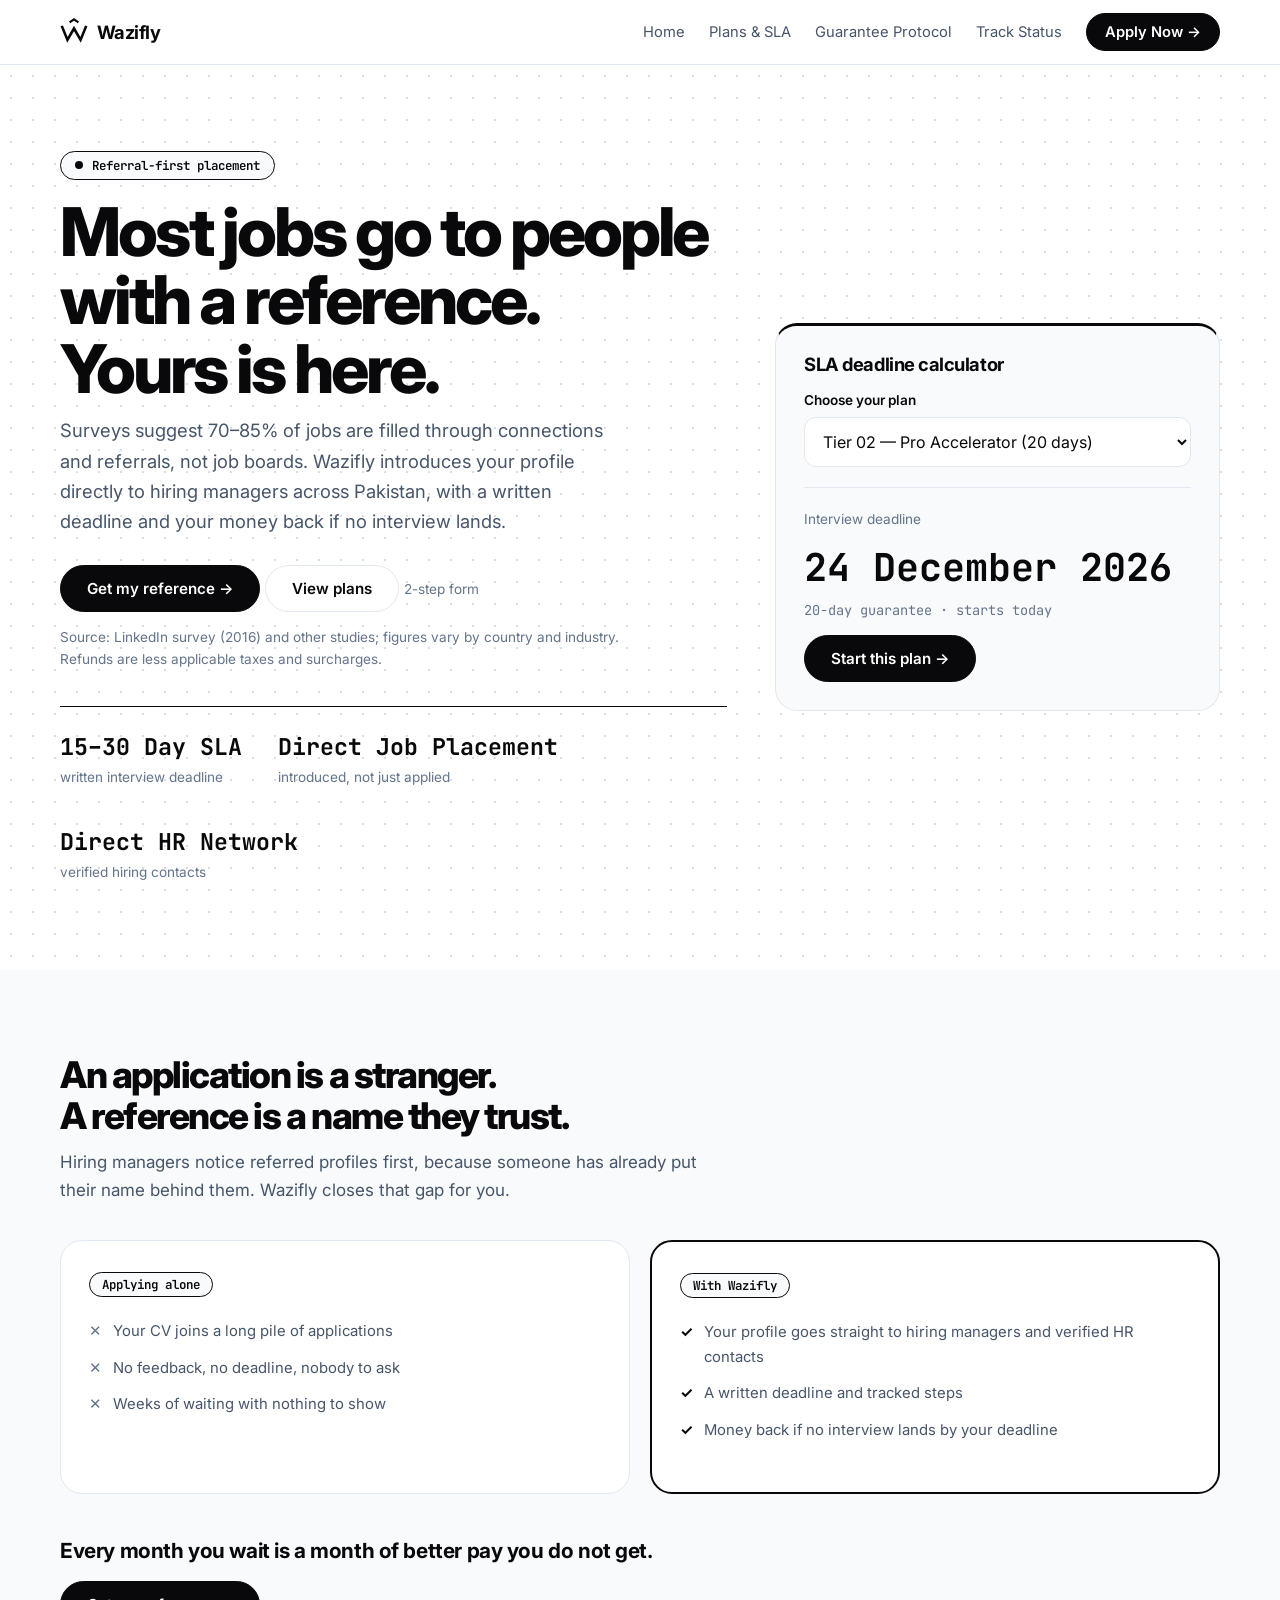
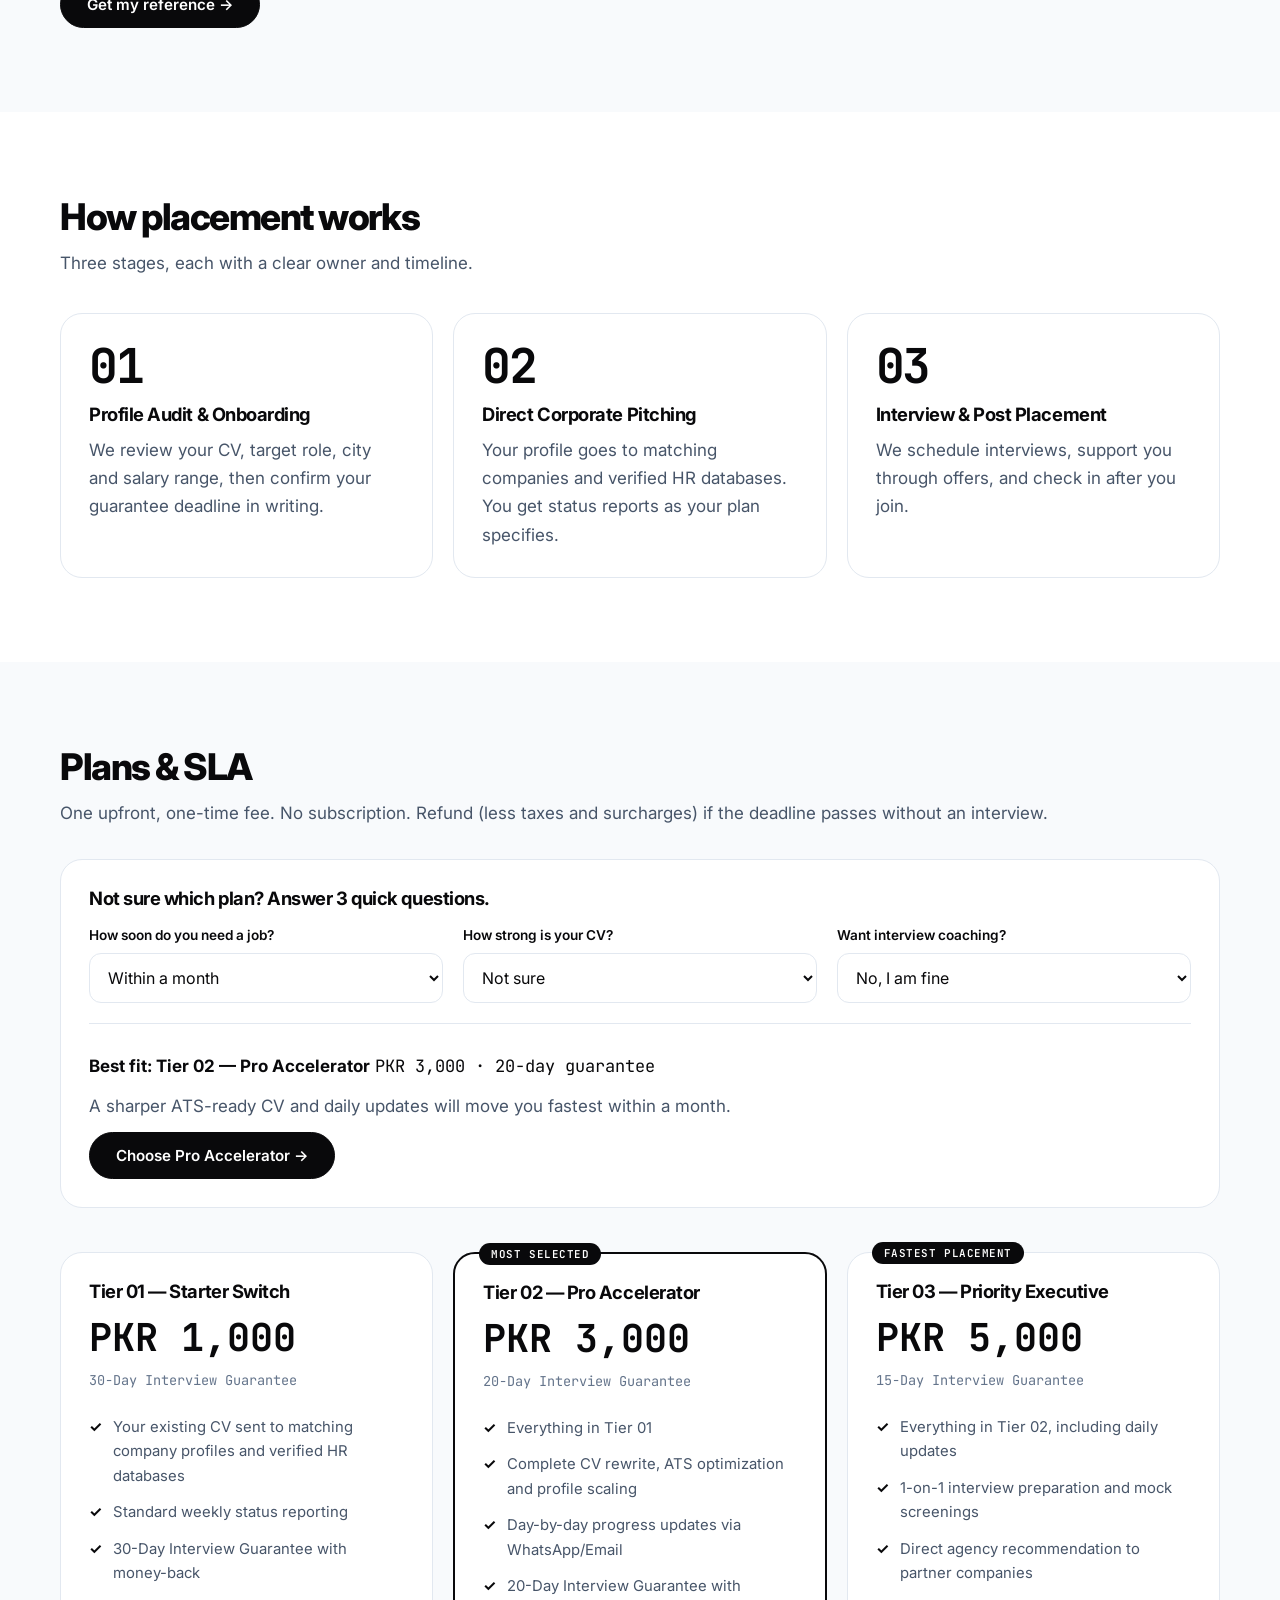
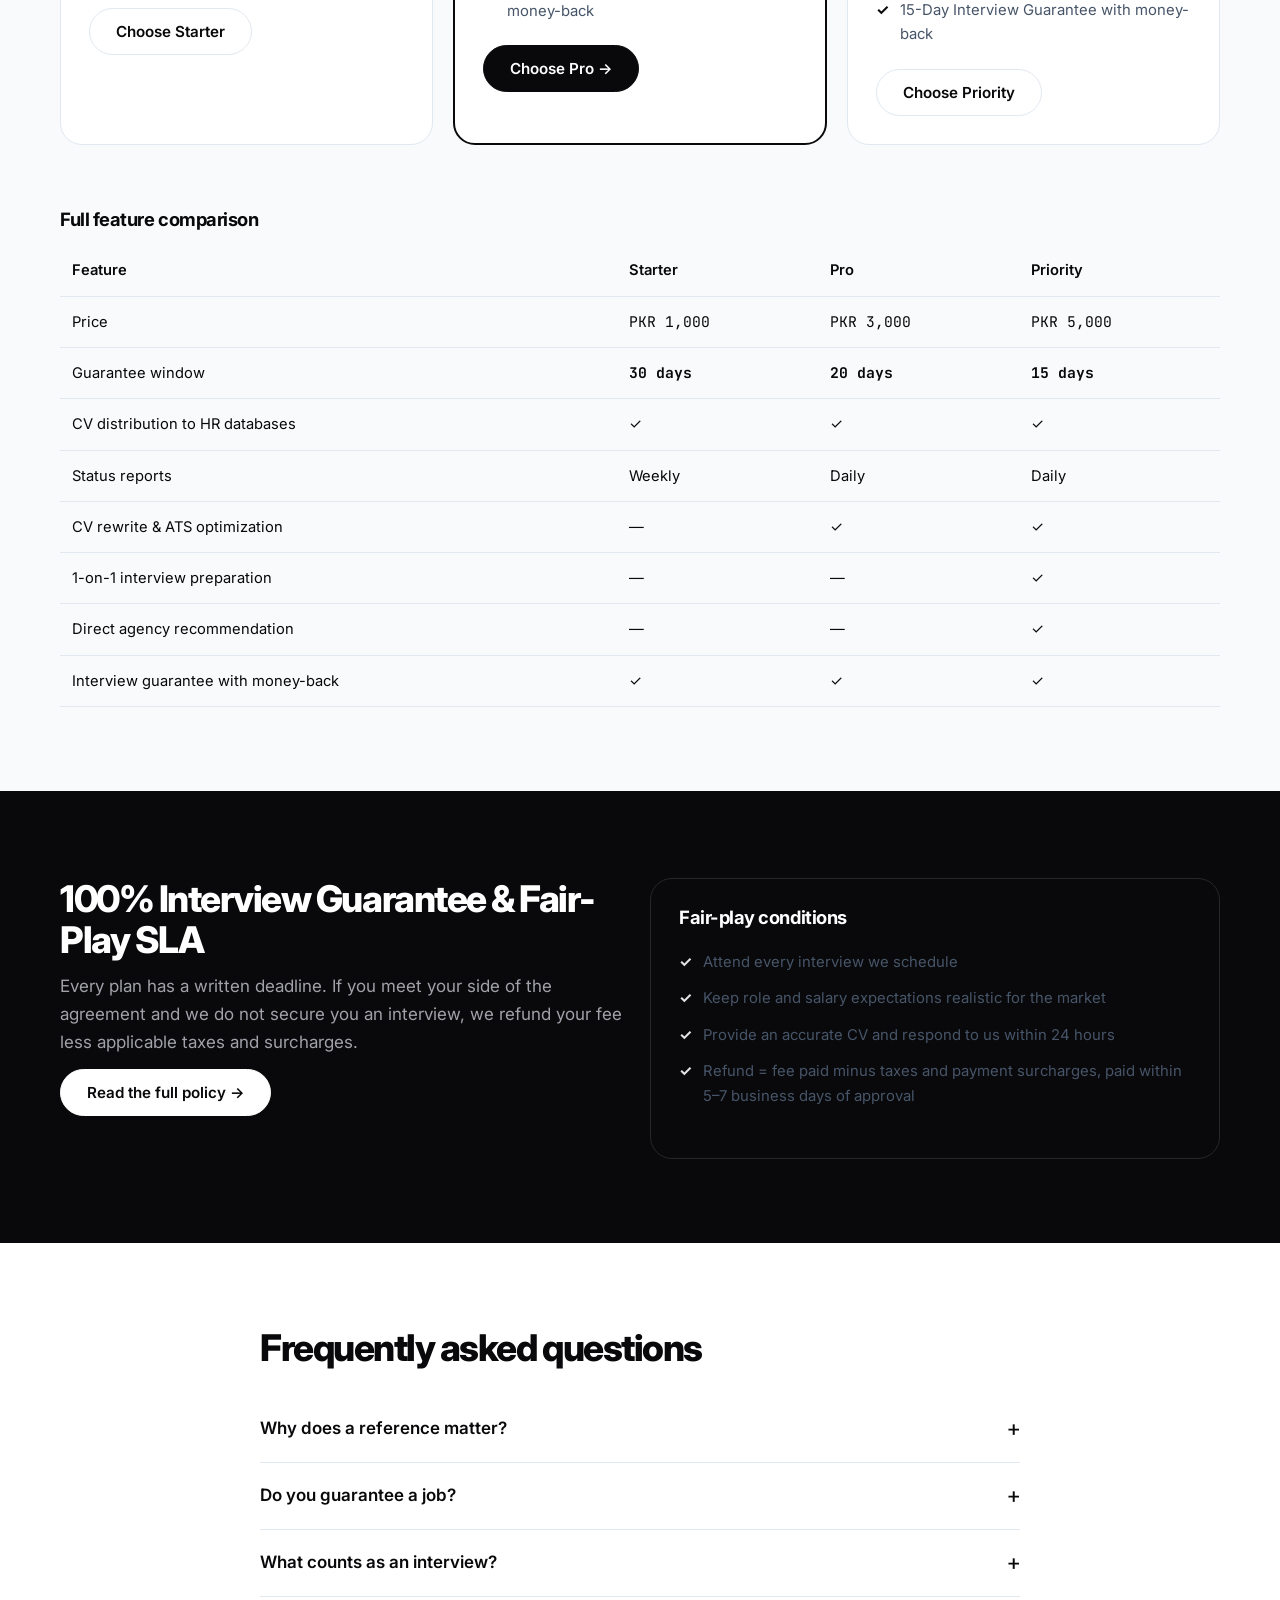
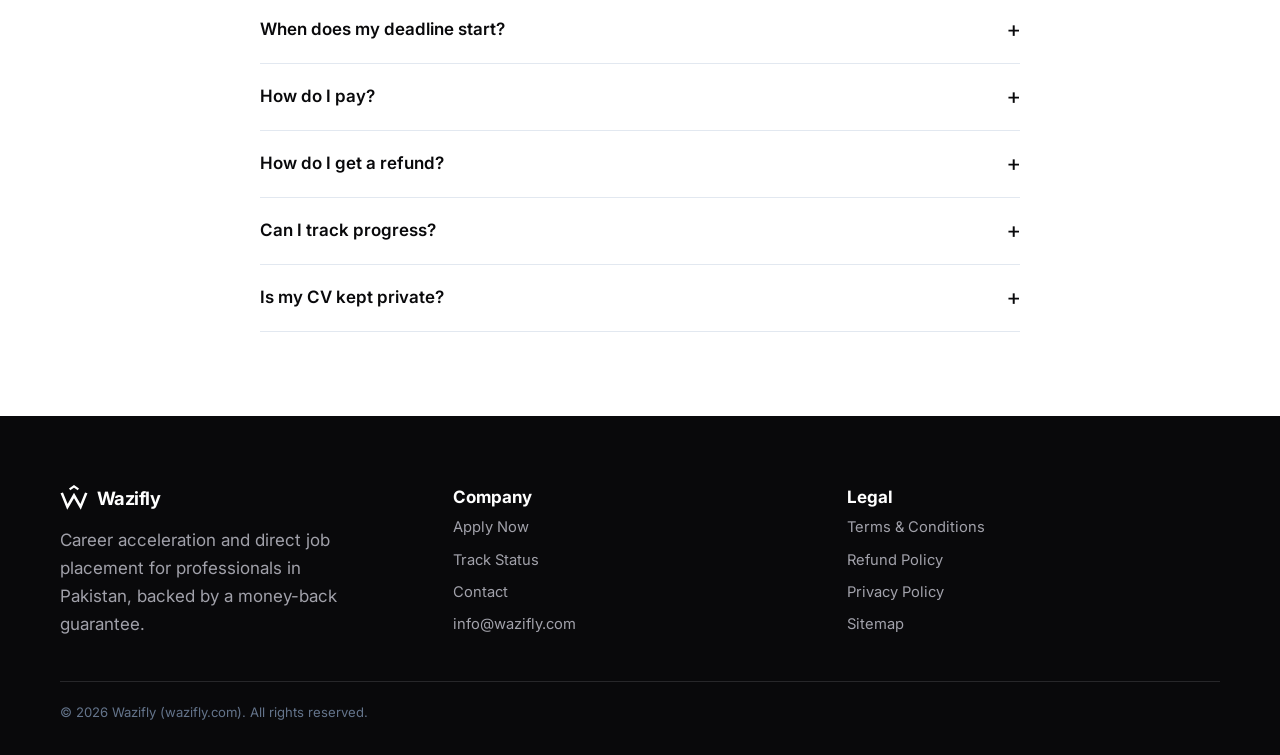
<file: index.html>
<!DOCTYPE html>
<html lang="en"><head><meta charset="utf-8"><meta name="viewport" content="width=device-width,initial-scale=1">
<title>Wazifly — Career Acceleration &amp; Direct Job Placement in Pakistan</title>
<meta name="description" content="Direct job placement for Pakistani professionals with a interview guarantee in 15, 20 or 30 days, or your money back. Plans from PKR 1,000.">
<link rel="canonical" href="https://wazifly.com/"><link rel="manifest" href="manifest.json"><meta name="theme-color" content="#09090B">
<link rel="preconnect" href="https://fonts.googleapis.com"><link rel="preconnect" href="https://fonts.gstatic.com" crossorigin>
<link href="https://fonts.googleapis.com/css2?family=Inter:wght@400;500;600;700&family=JetBrains+Mono:wght@500;700&display=swap" rel="stylesheet">
<link rel="stylesheet" href="styles.css"><link rel="icon" href="/favicon.ico" sizes="48x48"><link rel="icon" href="/favicon.svg" type="image/svg+xml"><link rel="icon" type="image/png" sizes="96x96" href="/favicon-96.png"><link rel="apple-touch-icon" href="/apple-touch-icon.png"><meta property="og:type" content="website"><meta property="og:site_name" content="Wazifly"><meta property="og:title" content="Wazifly — Career Acceleration &amp; Direct Job Placement in Pakistan"><meta property="og:description" content="Direct job placement for Pakistani professionals with a interview guarantee in 15, 20 or 30 days, or your money back. Plans from PKR 1,000."><meta property="og:url" content="https://wazifly.com/"><meta property="og:image" content="https://wazifly.com/og-image.png"><meta name="twitter:card" content="summary_large_image"></head><body>
<div id="site-header"></div>
<main>
<section class="hero-sec"><div class="wrap hero"><div><span class="chip">Referral-first placement</span>
<h1>Most jobs go to people with a reference.<br>Yours is here.</h1>
<p class="sub" style="font-size:1.15rem;max-width:560px">Surveys suggest 70–85% of jobs are filled through connections and referrals, not job boards. Wazifly introduces your profile directly to hiring managers across Pakistan, with a written deadline and your money back if no interview lands.</p>
<p style="margin-top:28px"><a class="btn" href="apply.html">Get my reference</a> <a class="btn o" href="#plans">View plans</a> <span class="mute">2-step form</span></p><p class="mute" style="margin-top:14px;max-width:560px">Source: LinkedIn survey (2016) and other studies; figures vary by country and industry. Refunds are less applicable taxes and surcharges.</p>
<div class="metrics"><div><b>15–30 Day SLA</b><span>written interview deadline</span></div><div><b>Direct Job Placement</b><span>introduced, not just applied</span></div><div><b>Direct HR Network</b><span>verified hiring contacts</span></div></div></div>
<div class="card dlcard"><h3>SLA deadline calculator</h3><label for="calcTier">Choose your plan</label>
<select id="calcTier"><option value="1000">Tier 01 — Starter Switch (30 days)</option><option value="3000" selected>Tier 02 — Pro Accelerator (20 days)</option><option value="5000">Tier 03 — Priority Executive (15 days)</option></select>
<div id="calcOut" style="margin-top:20px;padding-top:16px;border-top:1px solid var(--line)"></div><p><a id="calcCta" class="btn" href="apply.html">Start this plan</a></p></div></div></section>

<section class="alt" id="why"><div class="wrap"><h2>An application is a stranger.<br>A reference is a name they trust.</h2>
<p class="sub" style="max-width:640px">Hiring managers notice referred profiles first, because someone has already put their name behind them. Wazifly closes that gap for you.</p>
<div class="grid g2" style="margin-top:36px">
<div class="card"><span class="pill">Applying alone</span><ul class="chk x"><li>Your CV joins a long pile of applications</li><li>No feedback, no deadline, nobody to ask</li><li>Weeks of waiting with nothing to show</li></ul></div>
<div class="card hl"><span class="pill">With Wazifly</span><ul class="chk"><li>Your profile goes straight to hiring managers and verified HR contacts</li><li>A written deadline and tracked steps</li><li>Money back if no interview lands by your deadline</li></ul></div></div>
<p class="stat">Every month you wait is a month of better pay you do not get.</p><p><a class="btn" href="apply.html">Get my reference</a></p></div></section>

<section id="process"><div class="wrap"><h2>How placement works</h2><p class="sub">Three stages, each with a clear owner and timeline.</p>
<div class="grid g3" style="margin-top:36px">
<div class="card"><span class="mono mute">01</span><h3>Profile Audit &amp; Onboarding</h3><p class="sub">We review your CV, target role, city and salary range, then confirm your guarantee deadline in writing.</p></div>
<div class="card"><span class="mono mute">02</span><h3>Direct Corporate Pitching</h3><p class="sub">Your profile goes to matching companies and verified HR databases. You get status reports as your plan specifies.</p></div>
<div class="card"><span class="mono mute">03</span><h3>Interview &amp; Post Placement</h3><p class="sub">We schedule interviews, support you through offers, and check in after you join.</p></div></div></div></section>

<section class="alt" id="plans"><div class="wrap"><h2>Plans &amp; SLA</h2><p class="sub">One upfront, one-time fee. No subscription. Refund (less taxes and surcharges) if the deadline passes without an interview.</p><div class="card finder"><h3>Not sure which plan? Answer 3 quick questions.</h3><div class="grid g3" style="margin-top:16px">
<div><label for="q1">How soon do you need a job?</label><select id="q1"><option value="a">Within 2 weeks</option><option value="b" selected>Within a month</option><option value="c">No rush</option></select></div>
<div><label for="q2">How strong is your CV?</label><select id="q2"><option value="s">Strong</option><option value="n" selected>Not sure</option><option value="w">Needs work</option></select></div>
<div><label for="q3">Want interview coaching?</label><select id="q3"><option value="y">Yes please</option><option value="n" selected>No, I am fine</option></select></div></div><div id="finderOut"></div></div>
<div class="grid g3" style="margin-top:44px">
<div class="card"><h3>Tier 01 — Starter Switch</h3><div class="price">PKR 1,000</div><span class="mono mute">30-Day Interview Guarantee</span>
<ul class="chk"><li>Your existing CV sent to matching company profiles and verified HR databases</li><li>Standard weekly status reporting</li><li>30-Day Interview Guarantee with money-back</li></ul><a class="btn o" href="apply.html?tier=1000">Choose Starter</a></div>
<div class="card hl"><span class="badge olive">MOST SELECTED</span><h3>Tier 02 — Pro Accelerator</h3><div class="price">PKR 3,000</div><span class="mono mute">20-Day Interview Guarantee</span>
<ul class="chk"><li>Everything in Tier 01</li><li>Complete CV rewrite, ATS optimization and profile scaling</li><li>Day-by-day progress updates via WhatsApp/Email</li><li>20-Day Interview Guarantee with money-back</li></ul><a class="btn" href="apply.html?tier=3000">Choose Pro</a></div>
<div class="card"><span class="badge burg">FASTEST PLACEMENT</span><h3>Tier 03 — Priority Executive</h3><div class="price">PKR 5,000</div><span class="mono mute">15-Day Interview Guarantee</span>
<ul class="chk"><li>Everything in Tier 02, including daily updates</li><li>1-on-1 interview preparation and mock screenings</li><li>Direct agency recommendation to partner companies</li><li>15-Day Interview Guarantee with money-back</li></ul><a class="btn o" href="apply.html?tier=5000">Choose Priority</a></div></div>
<h3 style="margin:64px 0 16px">Full feature comparison</h3><div class="tw"><table><thead><tr><th>Feature</th><th>Starter</th><th>Pro</th><th>Priority</th></tr></thead><tbody>
<tr><td>Price</td><td class="mono">PKR 1,000</td><td class="mono">PKR 3,000</td><td class="mono">PKR 5,000</td></tr>
<tr><td>Guarantee window</td><td class="mono dl">30 days</td><td class="mono dl">20 days</td><td class="mono dl">15 days</td></tr>
<tr><td>CV distribution to HR databases</td><td>✓</td><td>✓</td><td>✓</td></tr>
<tr><td>Status reports</td><td>Weekly</td><td>Daily</td><td>Daily</td></tr>
<tr><td>CV rewrite &amp; ATS optimization</td><td>—</td><td>✓</td><td>✓</td></tr>
<tr><td>1-on-1 interview preparation</td><td>—</td><td>—</td><td>✓</td></tr>
<tr><td>Direct agency recommendation</td><td>—</td><td>—</td><td>✓</td></tr>
<tr><td>Interview guarantee with money-back</td><td>✓</td><td>✓</td><td>✓</td></tr></tbody></table></div></div></section>

<section class="dark" id="guarantee"><div class="wrap"><div class="grid g2" style="align-items:start"><div><h2>100% Interview Guarantee &amp; Fair-Play SLA</h2><p>Every plan has a written deadline. If you meet your side of the agreement and we do not secure you an interview, we refund your fee less applicable taxes and surcharges.</p><p><a class="btn" href="refund-policy.html">Read the full policy</a></p></div>
<div class="card"><h3>Fair-play conditions</h3><ul class="chk"><li>Attend every interview we schedule</li><li>Keep role and salary expectations realistic for the market</li><li>Provide an accurate CV and respond to us within 24 hours</li><li>Refund = fee paid minus taxes and payment surcharges, paid within 5–7 business days of approval</li></ul></div></div></div></section>

<section><div class="wrap" style="max-width:800px"><h2>Frequently asked questions</h2><div style="margin-top:28px">
<details><summary>Why does a reference matter?</summary><p>Hiring managers trust a name they know, so a referred profile tends to get noticed sooner than a cold application. Wazifly introduces you directly instead of leaving your CV in an application queue.</p></details>
<details><summary>Do you guarantee a job?</summary><p>We guarantee an interview within your plan window, not a job offer. The offer depends on your interview; our CV work and Tier 03 interview preparation are built to improve those odds.</p></details>
<details><summary>What counts as an interview?</summary><p>A confirmed interview invitation (call, video or in person) from a company for a role matching your agreed target post and city.</p></details>
<details><summary>When does my deadline start?</summary><p>On the day we verify your payment. Your exact date appears on your Guarantee Certificate.</p></details>
<details><summary>How do I pay?</summary><p>JazzCash or Meezan Bank transfer. Upload your receipt and transaction ID when you apply.</p></details>
<details><summary>How do I get a refund?</summary><p>If the window closes without an interview and you met the fair-play conditions, contact support with your Reference ID. You receive your fee minus taxes and surcharges within 5–7 business days.</p></details>
<details><summary>Can I track progress?</summary><p>Yes. Enter your Reference ID on the <a href="track.html">Track Status</a> page.</p></details>
<details><summary>Is my CV kept private?</summary><p>Your CV is shared only with vetted hiring managers and deleted on request. See our <a href="privacy.html">Privacy Policy</a>.</p></details></div></div></section>
</main>
<div id="site-footer"></div>
<script src="app.js"></script></body></html>
</file>
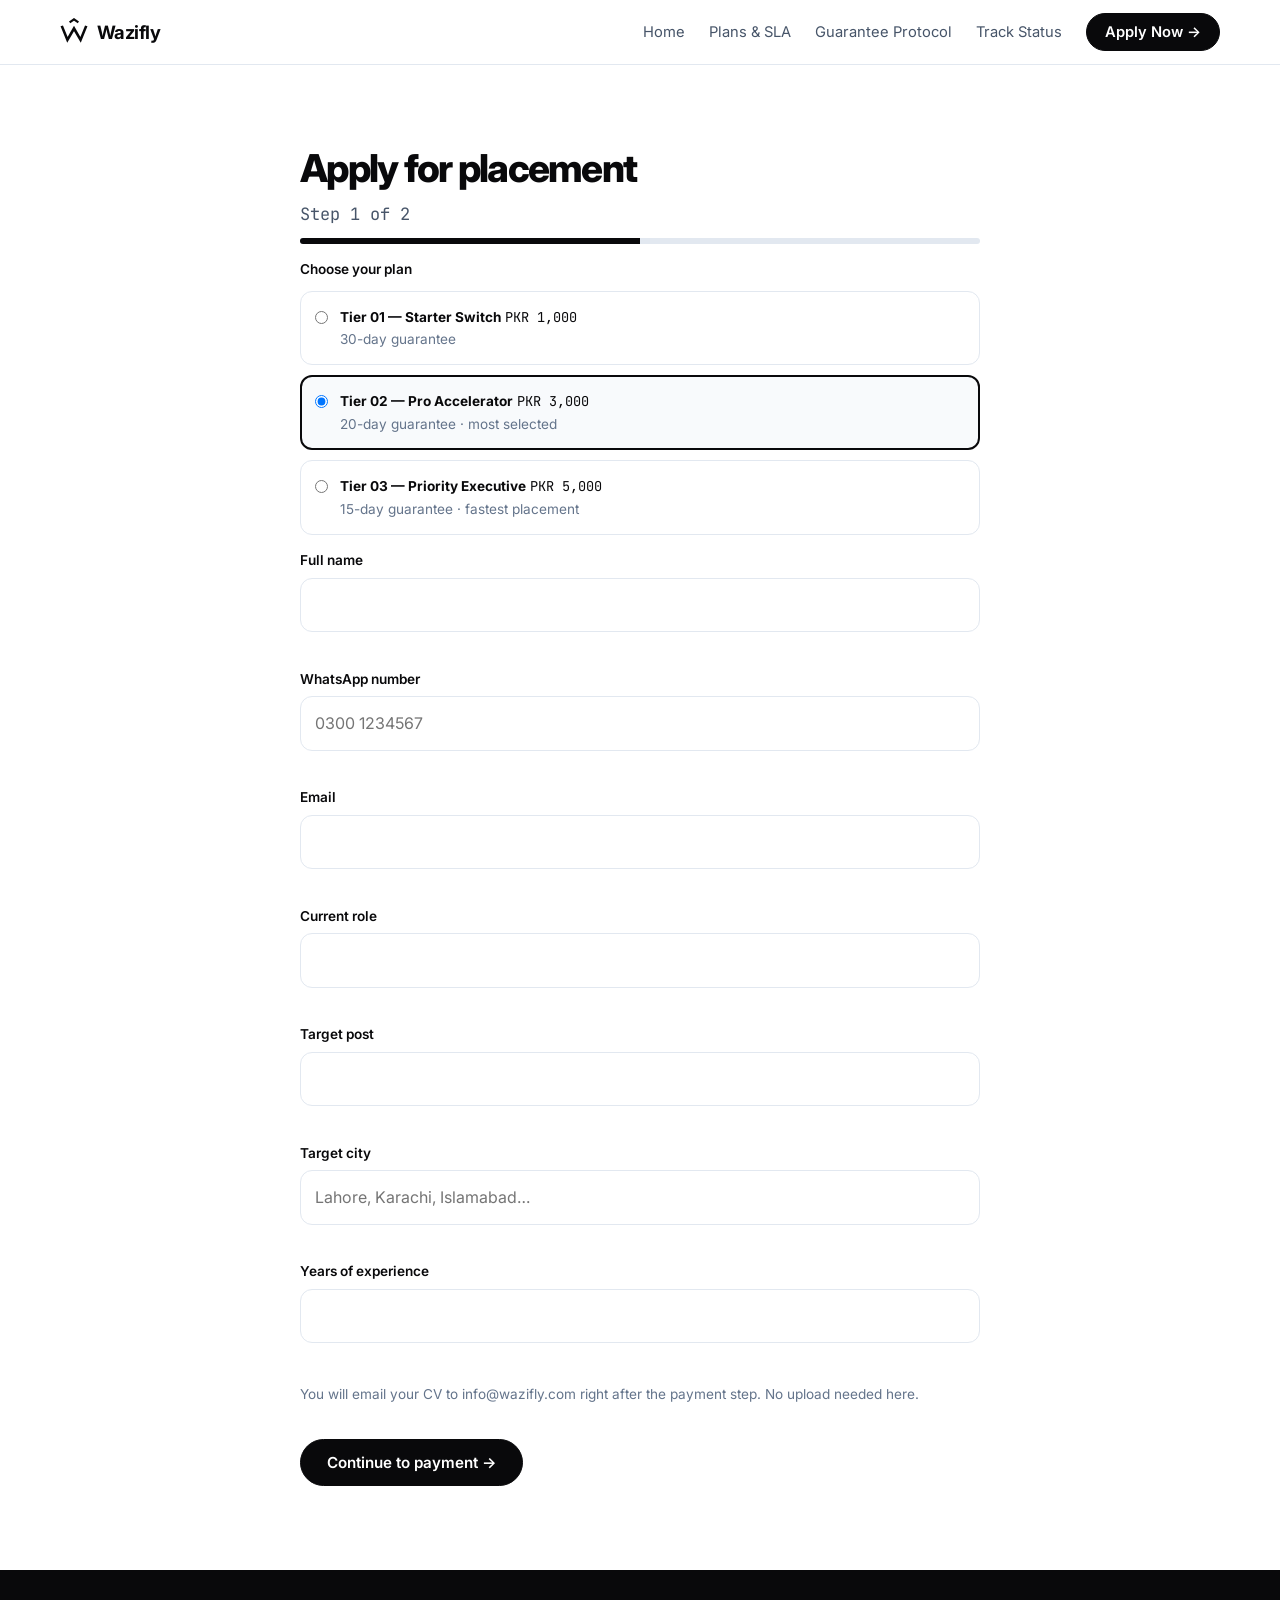
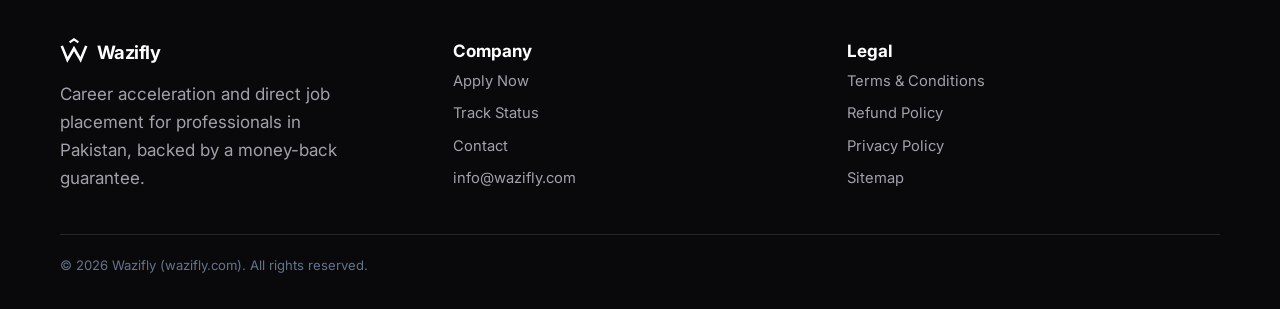
<file: apply.html>
<!DOCTYPE html>
<html lang="en"><head><meta charset="utf-8"><meta name="viewport" content="width=device-width,initial-scale=1">
<title>Apply — Wazifly</title><meta name="description" content="Enroll in a Wazifly plan and pay with JazzCash or Meezan Bank transfer.">
<link rel="canonical" href="https://wazifly.com/apply"><link rel="manifest" href="manifest.json"><meta name="theme-color" content="#09090B">
<link href="https://fonts.googleapis.com/css2?family=Inter:wght@400;500;600;700&family=JetBrains+Mono:wght@500;700&display=swap" rel="stylesheet">
<link rel="stylesheet" href="styles.css"><link rel="icon" href="/favicon.ico" sizes="48x48"><link rel="icon" href="/favicon.svg" type="image/svg+xml"><link rel="icon" type="image/png" sizes="96x96" href="/favicon-96.png"><link rel="apple-touch-icon" href="/apple-touch-icon.png"><meta property="og:type" content="website"><meta property="og:site_name" content="Wazifly"><meta property="og:title" content="Apply — Wazifly"><meta property="og:description" content="Enroll in a Wazifly plan and pay with JazzCash or Meezan Bank transfer."><meta property="og:url" content="https://wazifly.com/apply"><meta property="og:image" content="https://wazifly.com/og-image.png"><meta name="twitter:card" content="summary_large_image"></head><body>
<div id="site-header"></div>
<main><section><div class="wrap" style="max-width:720px">
<div id="formArea"><h1 style="font-size:2.4rem">Apply for placement</h1><p class="sub mono" id="stepLbl">Step 1 of 2</p><div class="prog"><i></i></div>
<!-- To receive real submissions, see the setup guide: add action="https://formspree.io/f/YOUR_ID" method="POST" enctype="multipart/form-data" and keep the JS validation. -->
<form id="applyForm" novalidate>
<div class="step on">
<label>Choose your plan</label>
<label class="opt"><input type="radio" name="tier" value="1000"><span><b>Tier 01 — Starter Switch</b> <span class="mono">PKR 1,000</span><br><span class="mute">30-day guarantee</span></span></label>
<label class="opt"><input type="radio" name="tier" value="3000" checked><span><b>Tier 02 — Pro Accelerator</b> <span class="mono">PKR 3,000</span><br><span class="mute">20-day guarantee · most selected</span></span></label>
<label class="opt"><input type="radio" name="tier" value="5000"><span><b>Tier 03 — Priority Executive</b> <span class="mono">PKR 5,000</span><br><span class="mute">15-day guarantee · fastest placement</span></span></label>
<label for="name">Full name</label><input id="name" name="name" autocomplete="name"><div class="err" id="e_name"></div>
<label for="wa">WhatsApp number</label><input id="wa" name="wa" placeholder="0300 1234567" inputmode="tel"><div class="err" id="e_wa"></div>
<label for="email">Email</label><input id="email" name="email" type="email" autocomplete="email"><div class="err" id="e_email"></div>
<label for="role">Current role</label><input id="role" name="role"><div class="err" id="e_role"></div>
<label for="target">Target post</label><input id="target" name="target"><div class="err" id="e_target"></div>
<label for="city">Target city</label><input id="city" name="city" placeholder="Lahore, Karachi, Islamabad…"><div class="err" id="e_city"></div>
<label for="exp">Years of experience</label><input id="exp" name="exp" type="number" min="0" max="50"><div class="err" id="e_exp"></div>
<p class="mute" style="margin-top:18px">You will email your CV to info@wazifly.com right after the payment step. No upload needed here.</p><p class="err" id="m1" role="alert"></p>
<p><button class="btn" type="button" id="next">Continue to payment</button></p></div>
<div class="step">
<h2 style="font-size:1.5rem">Payment</h2><p class="sub">Send the plan amount, then enter the transaction ID.</p>
<label class="opt"><input type="radio" name="method" value="JazzCash"><b>JazzCash</b></label>
<div class="pay" data-m="JazzCash">Account title: <b>Salman Ali</b><br>JazzCash number: <span class="mono">0327-1479875</span></div>
<label class="opt"><input type="radio" name="method" value="Meezan Bank"><b>Meezan Bank Transfer</b></label>
<div class="pay" data-m="Meezan Bank">Account title: <b>Salman Ali</b><br>Bank: <b>Meezan Bank</b><br>Account number: <span class="mono">61010109285421</span></div>
<div class="err" id="e_method"></div>
<label for="tid">Transaction ID (TID)</label><input id="tid" name="tid" class="mono"><div class="err" id="e_tid"></div>
<p class="mute" style="margin-top:18px">After you submit, you will email your payment screenshot and TID to info@wazifly.com.</p><p class="err" id="m2" role="alert"></p>
<p><button class="btn o" type="button" id="back">Back</button> <button class="btn" type="submit">Submit and get Reference ID</button></p></div>
</form></div><div id="certArea"></div></div></section></main>
<div id="site-footer"></div><script src="app.js"></script></body></html>
</file>
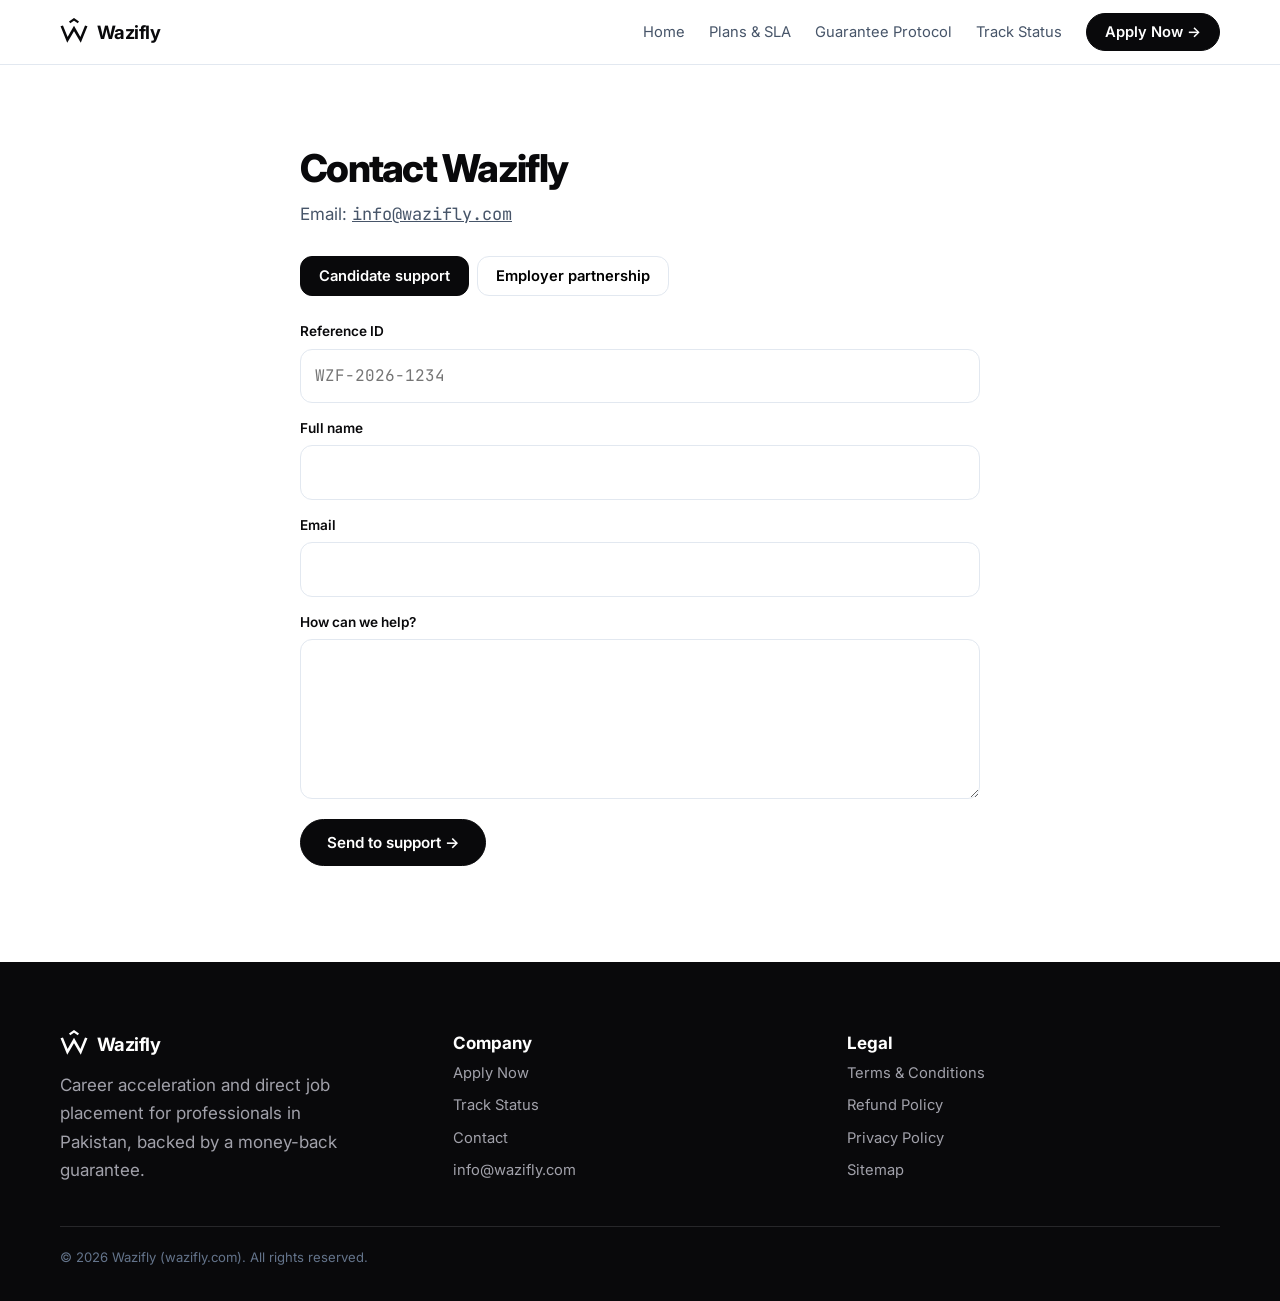
<file: contact.html>
<!DOCTYPE html>
<html lang="en"><head><meta charset="utf-8"><meta name="viewport" content="width=device-width,initial-scale=1">
<title>Contact — Wazifly</title><meta name="description" content="Candidate support and employer partnerships at Wazifly.">
<link rel="canonical" href="https://wazifly.com/contact"><link rel="manifest" href="manifest.json"><meta name="theme-color" content="#09090B">
<link href="https://fonts.googleapis.com/css2?family=Inter:wght@400;500;600;700&family=JetBrains+Mono:wght@500;700&display=swap" rel="stylesheet">
<link rel="stylesheet" href="styles.css"><link rel="icon" href="/favicon.ico" sizes="48x48"><link rel="icon" href="/favicon.svg" type="image/svg+xml"><link rel="icon" type="image/png" sizes="96x96" href="/favicon-96.png"><link rel="apple-touch-icon" href="/apple-touch-icon.png"><meta property="og:type" content="website"><meta property="og:site_name" content="Wazifly"><meta property="og:title" content="Contact — Wazifly"><meta property="og:description" content="Candidate support and employer partnerships at Wazifly."><meta property="og:url" content="https://wazifly.com/contact"><meta property="og:image" content="https://wazifly.com/og-image.png"><meta name="twitter:card" content="summary_large_image"></head><body>
<div id="site-header"></div>
<main><section><div class="wrap" style="max-width:720px"><h1 style="font-size:2.4rem">Contact Wazifly</h1>
<p class="sub">Email: <a class="mono" href="mailto:info@wazifly.com">info@wazifly.com</a></p>
<div class="tabs" style="margin-top:28px"><button class="on" data-t="cand">Candidate support</button><button data-t="emp">Employer partnership</button></div>
<div class="panel on" id="cand"><form class="contact"><label for="c1">Reference ID</label><input id="c1" class="mono" placeholder="WZF-2026-1234" required>
<label for="c2">Full name</label><input id="c2" required><label for="c3">Email</label><input id="c3" type="email" required>
<label for="c4">How can we help?</label><textarea id="c4" rows="5" required></textarea><p><button class="btn" type="submit">Send to support</button></p><p class="ok mute" role="status"></p></form></div>
<div class="panel" id="emp"><form class="contact"><label for="e1">Company name</label><input id="e1" required>
<label for="e2">Contact person</label><input id="e2" required><label for="e3">Work email</label><input id="e3" type="email" required>
<label for="e4">Roles you are hiring for</label><textarea id="e4" rows="5" required></textarea><p><button class="btn" type="submit">Request partnership</button></p><p class="ok mute" role="status"></p></form></div>
</div></section></main>
<div id="site-footer"></div><script src="app.js"></script></body></html>
</file>
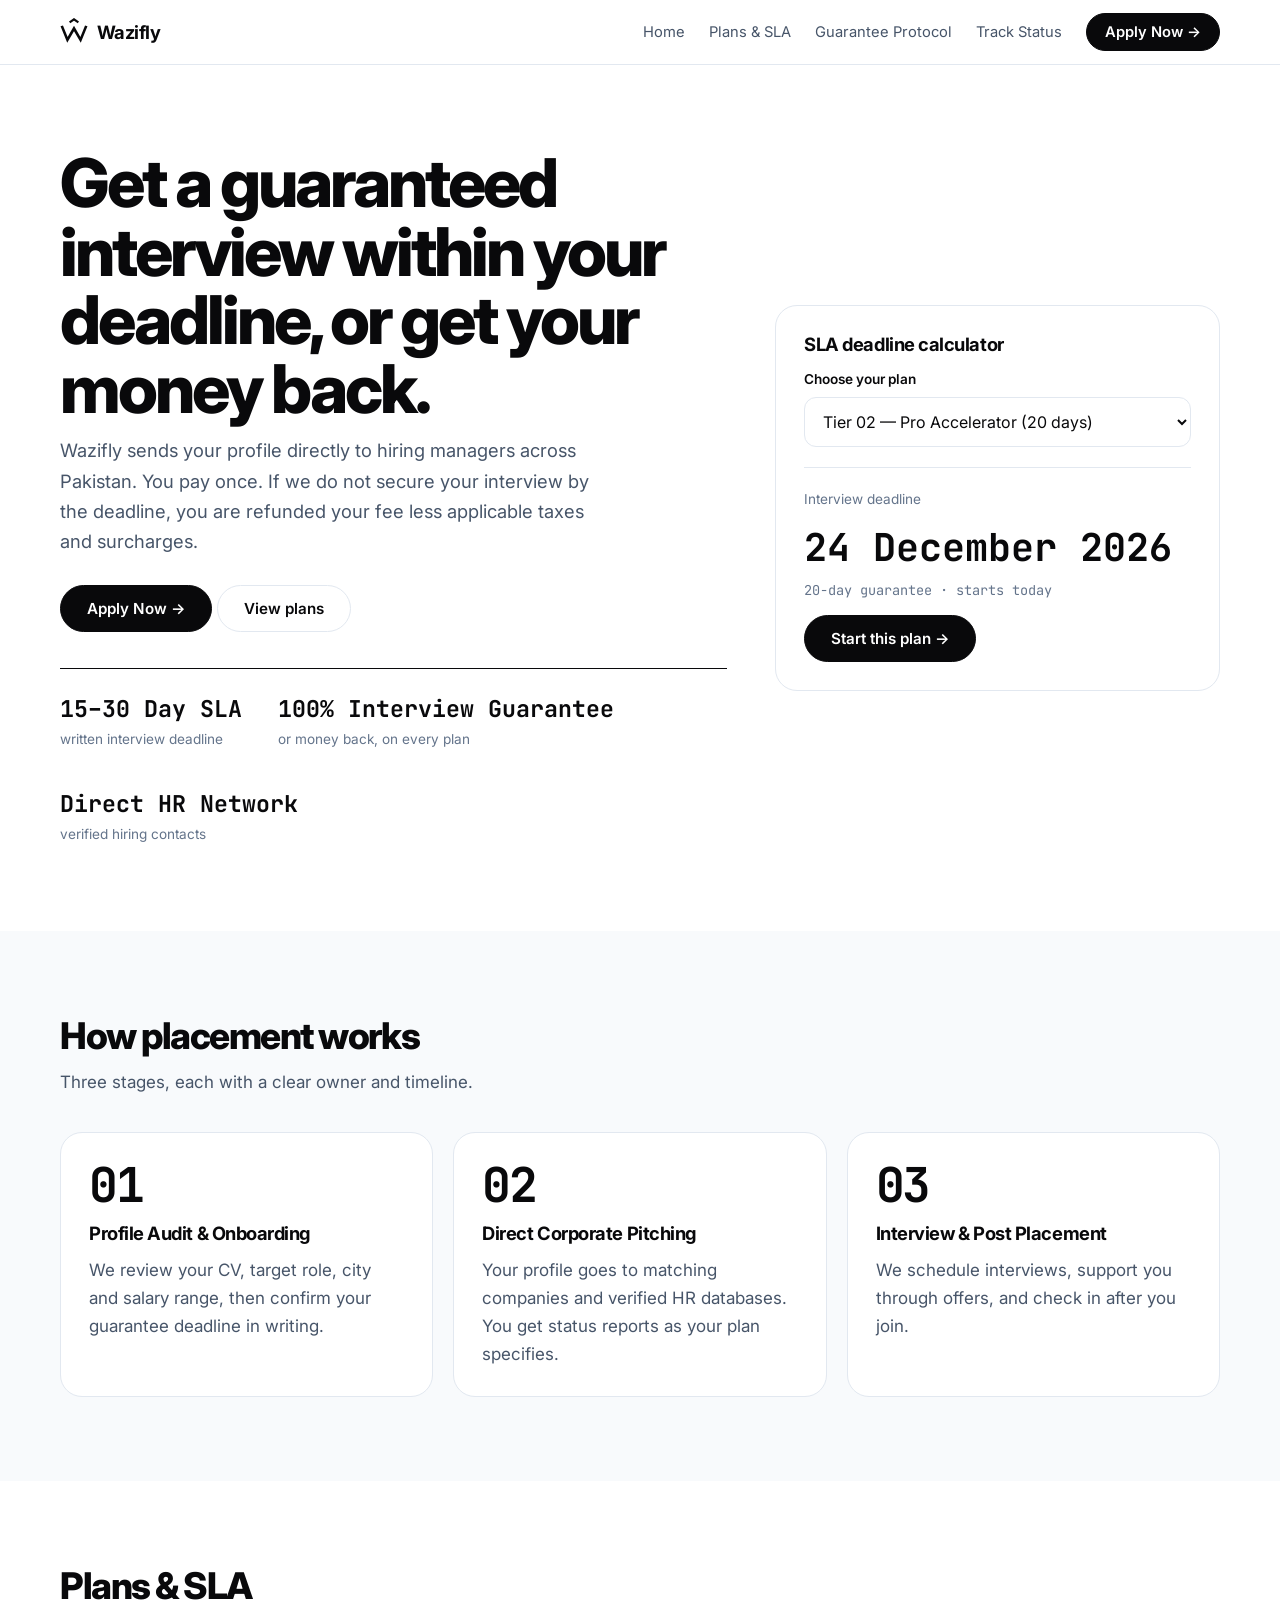
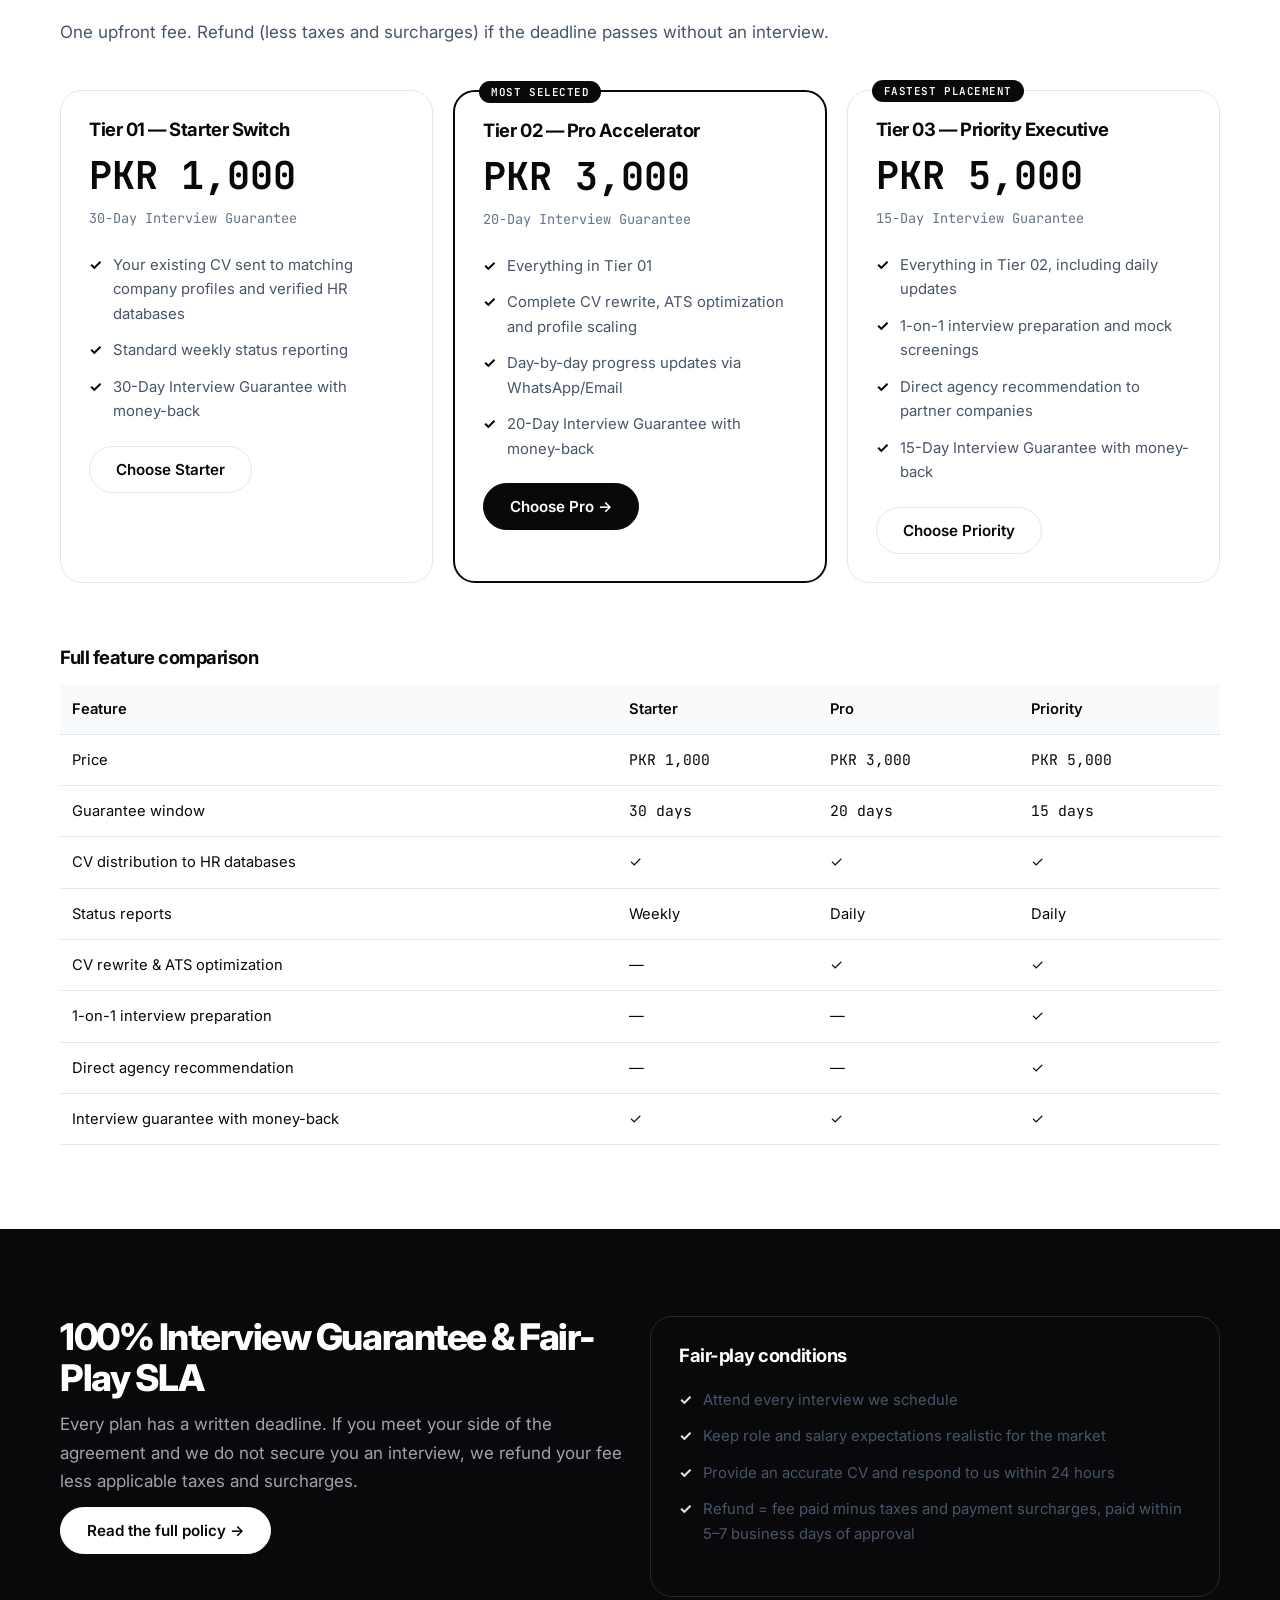
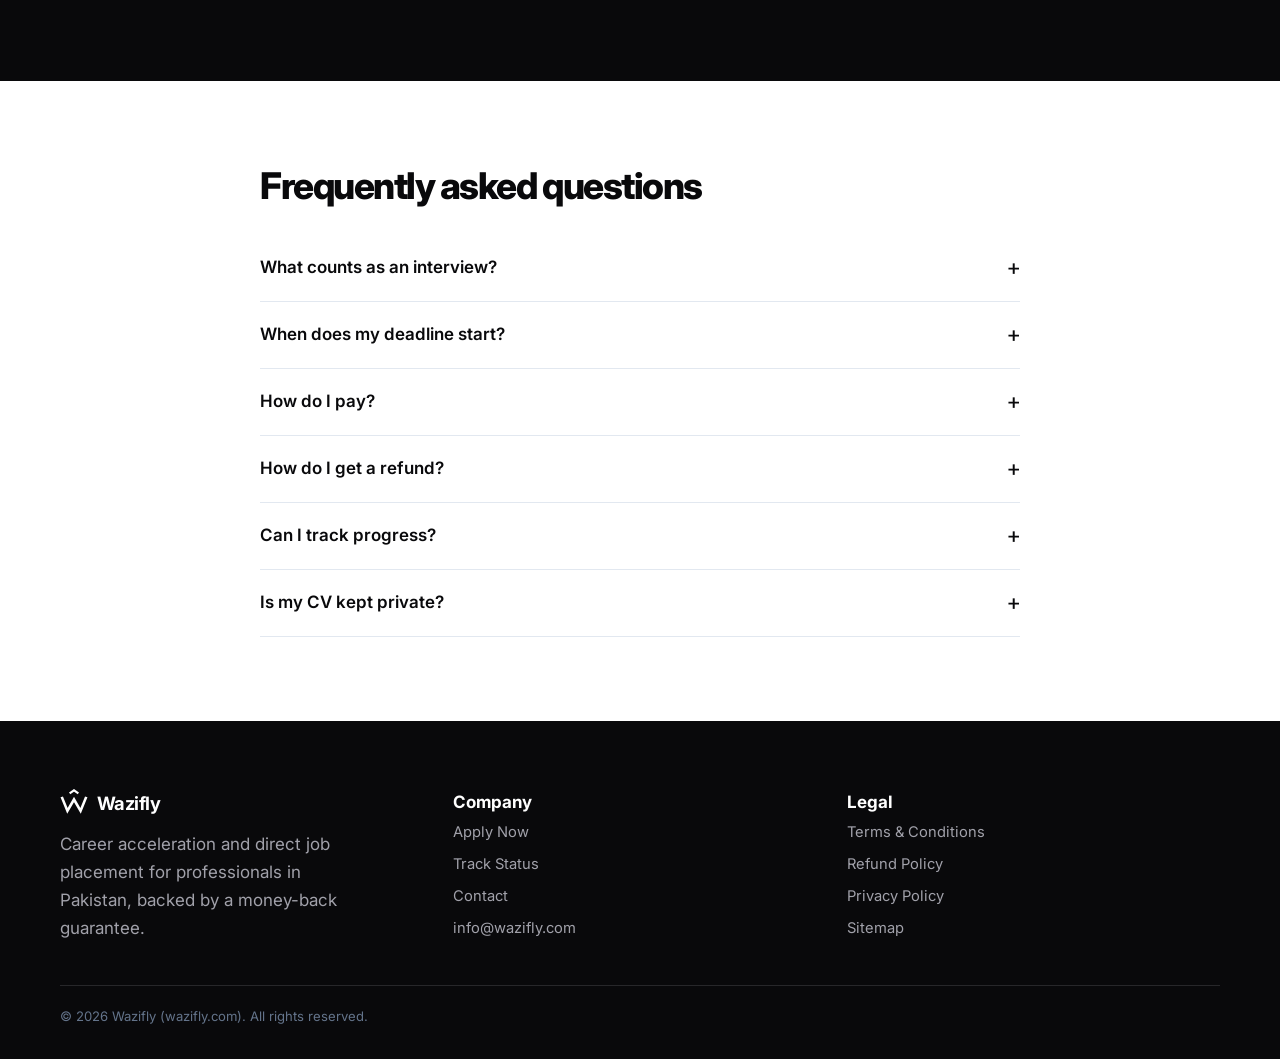
<file: index (1).html>
<!DOCTYPE html>
<html lang="en"><head><meta charset="utf-8"><meta name="viewport" content="width=device-width,initial-scale=1">
<title>Wazifly — Career Acceleration &amp; Direct Job Placement in Pakistan</title>
<meta name="description" content="Direct job placement for Pakistani professionals with a interview guarantee in 15, 20 or 30 days, or your money back. Plans from PKR 1,000.">
<link rel="canonical" href="https://wazifly.com/"><link rel="manifest" href="manifest.json"><meta name="theme-color" content="#09090B">
<link rel="preconnect" href="https://fonts.googleapis.com"><link rel="preconnect" href="https://fonts.gstatic.com" crossorigin>
<link href="https://fonts.googleapis.com/css2?family=Inter:wght@400;500;600;700&family=JetBrains+Mono:wght@500;700&display=swap" rel="stylesheet">
<link rel="stylesheet" href="styles.css"></head><body>
<div id="site-header"></div>
<main>
<section><div class="wrap hero"><div>
<h1>Get a guaranteed interview within your deadline, or get your money back.</h1>
<p class="sub" style="font-size:1.15rem;max-width:560px">Wazifly sends your profile directly to hiring managers across Pakistan. You pay once. If we do not secure your interview by the deadline, you are refunded your fee less applicable taxes and surcharges.</p>
<p style="margin-top:28px"><a class="btn" href="apply.html">Apply Now</a> <a class="btn o" href="#plans">View plans</a></p>
<div class="metrics"><div><b>15–30 Day SLA</b><span>written interview deadline</span></div><div><b>100% Interview Guarantee</b><span>or money back, on every plan</span></div><div><b>Direct HR Network</b><span>verified hiring contacts</span></div></div></div>
<div class="card"><h3>SLA deadline calculator</h3><label for="calcTier">Choose your plan</label>
<select id="calcTier"><option value="1000">Tier 01 — Starter Switch (30 days)</option><option value="3000" selected>Tier 02 — Pro Accelerator (20 days)</option><option value="5000">Tier 03 — Priority Executive (15 days)</option></select>
<div id="calcOut" style="margin-top:20px;padding-top:16px;border-top:1px solid var(--line)"></div><p><a id="calcCta" class="btn" href="apply.html">Start this plan</a></p></div></div></section>

<section class="alt" id="process"><div class="wrap"><h2>How placement works</h2><p class="sub">Three stages, each with a clear owner and timeline.</p>
<div class="grid g3" style="margin-top:36px">
<div class="card"><span class="mono mute">01</span><h3>Profile Audit &amp; Onboarding</h3><p class="sub">We review your CV, target role, city and salary range, then confirm your guarantee deadline in writing.</p></div>
<div class="card"><span class="mono mute">02</span><h3>Direct Corporate Pitching</h3><p class="sub">Your profile goes to matching companies and verified HR databases. You get status reports as your plan specifies.</p></div>
<div class="card"><span class="mono mute">03</span><h3>Interview &amp; Post Placement</h3><p class="sub">We schedule interviews, support you through offers, and check in after you join.</p></div></div></div></section>

<section id="plans"><div class="wrap"><h2>Plans &amp; SLA</h2><p class="sub">One upfront fee. Refund (less taxes and surcharges) if the deadline passes without an interview.</p>
<div class="grid g3" style="margin-top:44px">
<div class="card"><h3>Tier 01 — Starter Switch</h3><div class="price">PKR 1,000</div><span class="mono mute">30-Day Interview Guarantee</span>
<ul class="chk"><li>Your existing CV sent to matching company profiles and verified HR databases</li><li>Standard weekly status reporting</li><li>30-Day Interview Guarantee with money-back</li></ul><a class="btn o" href="apply.html?tier=1000">Choose Starter</a></div>
<div class="card hl"><span class="badge">MOST SELECTED</span><h3>Tier 02 — Pro Accelerator</h3><div class="price">PKR 3,000</div><span class="mono mute">20-Day Interview Guarantee</span>
<ul class="chk"><li>Everything in Tier 01</li><li>Complete CV rewrite, ATS optimization and profile scaling</li><li>Day-by-day progress updates via WhatsApp/Email</li><li>20-Day Interview Guarantee with money-back</li></ul><a class="btn" href="apply.html?tier=3000">Choose Pro</a></div>
<div class="card"><span class="badge">FASTEST PLACEMENT</span><h3>Tier 03 — Priority Executive</h3><div class="price">PKR 5,000</div><span class="mono mute">15-Day Interview Guarantee</span>
<ul class="chk"><li>Everything in Tier 02, including daily updates</li><li>1-on-1 interview preparation and mock screenings</li><li>Direct agency recommendation to partner companies</li><li>15-Day Interview Guarantee with money-back</li></ul><a class="btn o" href="apply.html?tier=5000">Choose Priority</a></div></div>
<h3 style="margin:64px 0 16px">Full feature comparison</h3><div class="tw"><table><thead><tr><th>Feature</th><th>Starter</th><th>Pro</th><th>Priority</th></tr></thead><tbody>
<tr><td>Price</td><td class="mono">PKR 1,000</td><td class="mono">PKR 3,000</td><td class="mono">PKR 5,000</td></tr>
<tr><td>Guarantee window</td><td class="mono">30 days</td><td class="mono">20 days</td><td class="mono">15 days</td></tr>
<tr><td>CV distribution to HR databases</td><td>✓</td><td>✓</td><td>✓</td></tr>
<tr><td>Status reports</td><td>Weekly</td><td>Daily</td><td>Daily</td></tr>
<tr><td>CV rewrite &amp; ATS optimization</td><td>—</td><td>✓</td><td>✓</td></tr>
<tr><td>1-on-1 interview preparation</td><td>—</td><td>—</td><td>✓</td></tr>
<tr><td>Direct agency recommendation</td><td>—</td><td>—</td><td>✓</td></tr>
<tr><td>Interview guarantee with money-back</td><td>✓</td><td>✓</td><td>✓</td></tr></tbody></table></div></div></section>

<section class="dark" id="guarantee"><div class="wrap"><div class="grid g2" style="align-items:start"><div><h2>100% Interview Guarantee &amp; Fair-Play SLA</h2><p>Every plan has a written deadline. If you meet your side of the agreement and we do not secure you an interview, we refund your fee less applicable taxes and surcharges.</p><p><a class="btn" href="refund-policy.html">Read the full policy</a></p></div>
<div class="card"><h3>Fair-play conditions</h3><ul class="chk"><li>Attend every interview we schedule</li><li>Keep role and salary expectations realistic for the market</li><li>Provide an accurate CV and respond to us within 24 hours</li><li>Refund = fee paid minus taxes and payment surcharges, paid within 5–7 business days of approval</li></ul></div></div></div></section>

<section><div class="wrap" style="max-width:800px"><h2>Frequently asked questions</h2><div style="margin-top:28px">
<details><summary>What counts as an interview?</summary><p>A confirmed interview invitation (call, video or in person) from a company for a role matching your agreed target post and city.</p></details>
<details><summary>When does my deadline start?</summary><p>On the day we verify your payment. Your exact date appears on your Guarantee Certificate.</p></details>
<details><summary>How do I pay?</summary><p>JazzCash or Meezan Bank transfer. Upload your receipt and transaction ID when you apply.</p></details>
<details><summary>How do I get a refund?</summary><p>If the window closes without an interview and you met the fair-play conditions, contact support with your Reference ID. You receive your fee minus taxes and surcharges within 5–7 business days.</p></details>
<details><summary>Can I track progress?</summary><p>Yes. Enter your Reference ID on the <a href="track.html">Track Status</a> page.</p></details>
<details><summary>Is my CV kept private?</summary><p>Your CV is shared only with vetted hiring managers and deleted on request. See our <a href="privacy.html">Privacy Policy</a>.</p></details></div></div></section>
</main>
<div id="site-footer"></div>
<script src="app.js"></script></body></html>
</file>
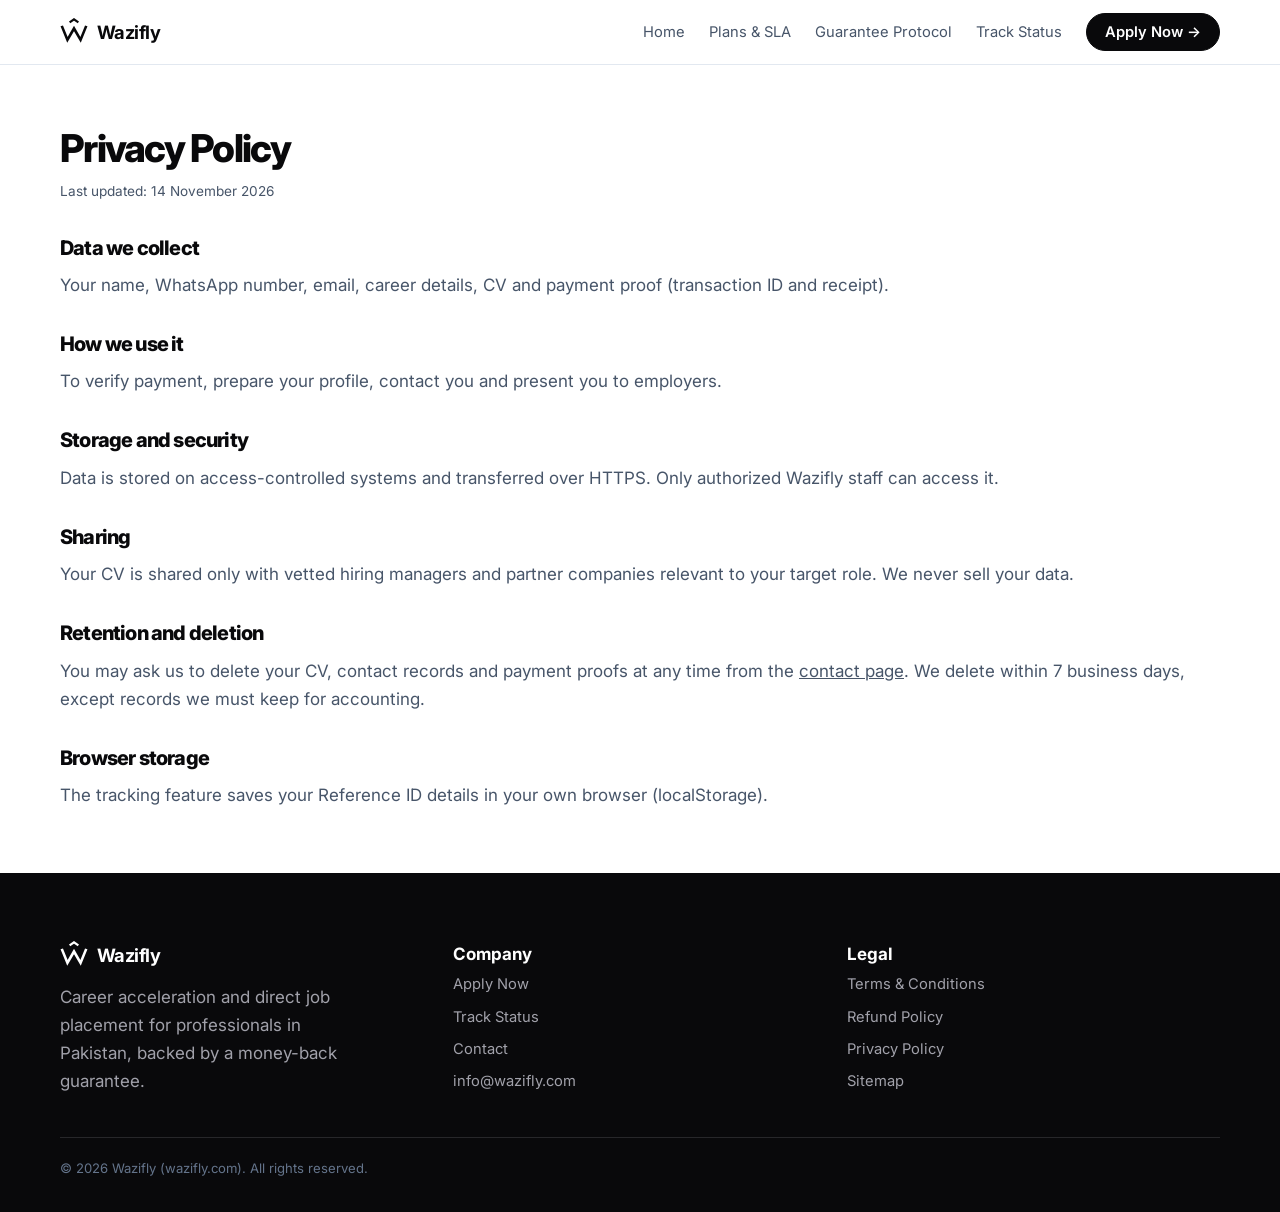
<file: privacy.html>
<!DOCTYPE html>
<html lang="en"><head><meta charset="utf-8"><meta name="viewport" content="width=device-width,initial-scale=1">
<title>Privacy Policy — Wazifly</title><meta name="description" content="How Wazifly stores and protects candidate data.">
<link rel="canonical" href="https://wazifly.com/privacy"><link rel="manifest" href="manifest.json"><meta name="theme-color" content="#09090B">
<link href="https://fonts.googleapis.com/css2?family=Inter:wght@400;500;600;700&family=JetBrains+Mono:wght@500;700&display=swap" rel="stylesheet">
<link rel="stylesheet" href="styles.css"><link rel="icon" href="/favicon.ico" sizes="48x48"><link rel="icon" href="/favicon.svg" type="image/svg+xml"><link rel="icon" type="image/png" sizes="96x96" href="/favicon-96.png"><link rel="apple-touch-icon" href="/apple-touch-icon.png"><meta property="og:type" content="website"><meta property="og:site_name" content="Wazifly"><meta property="og:title" content="Privacy Policy — Wazifly"><meta property="og:description" content="How Wazifly stores and protects candidate data."><meta property="og:url" content="https://wazifly.com/privacy"><meta property="og:image" content="https://wazifly.com/og-image.png"><meta name="twitter:card" content="summary_large_image"></head><body>
<div id="site-header"></div>
<main class="legal wrap"><h1 style="font-size:2.4rem">Privacy Policy</h1><p class="mute">Last updated: 14 November 2026</p>

<h2>Data we collect</h2><p>Your name, WhatsApp number, email, career details, CV and payment proof (transaction ID and receipt).</p>
<h2>How we use it</h2><p>To verify payment, prepare your profile, contact you and present you to employers.</p>
<h2>Storage and security</h2><p>Data is stored on access-controlled systems and transferred over HTTPS. Only authorized Wazifly staff can access it.</p>
<h2>Sharing</h2><p>Your CV is shared only with vetted hiring managers and partner companies relevant to your target role. We never sell your data.</p>
<h2>Retention and deletion</h2><p>You may ask us to delete your CV, contact records and payment proofs at any time from the <a href="contact.html">contact page</a>. We delete within 7 business days, except records we must keep for accounting.</p>
<h2>Browser storage</h2><p>The tracking feature saves your Reference ID details in your own browser (localStorage).</p>
</main>
<div id="site-footer"></div><script src="app.js"></script></body></html>
</file>
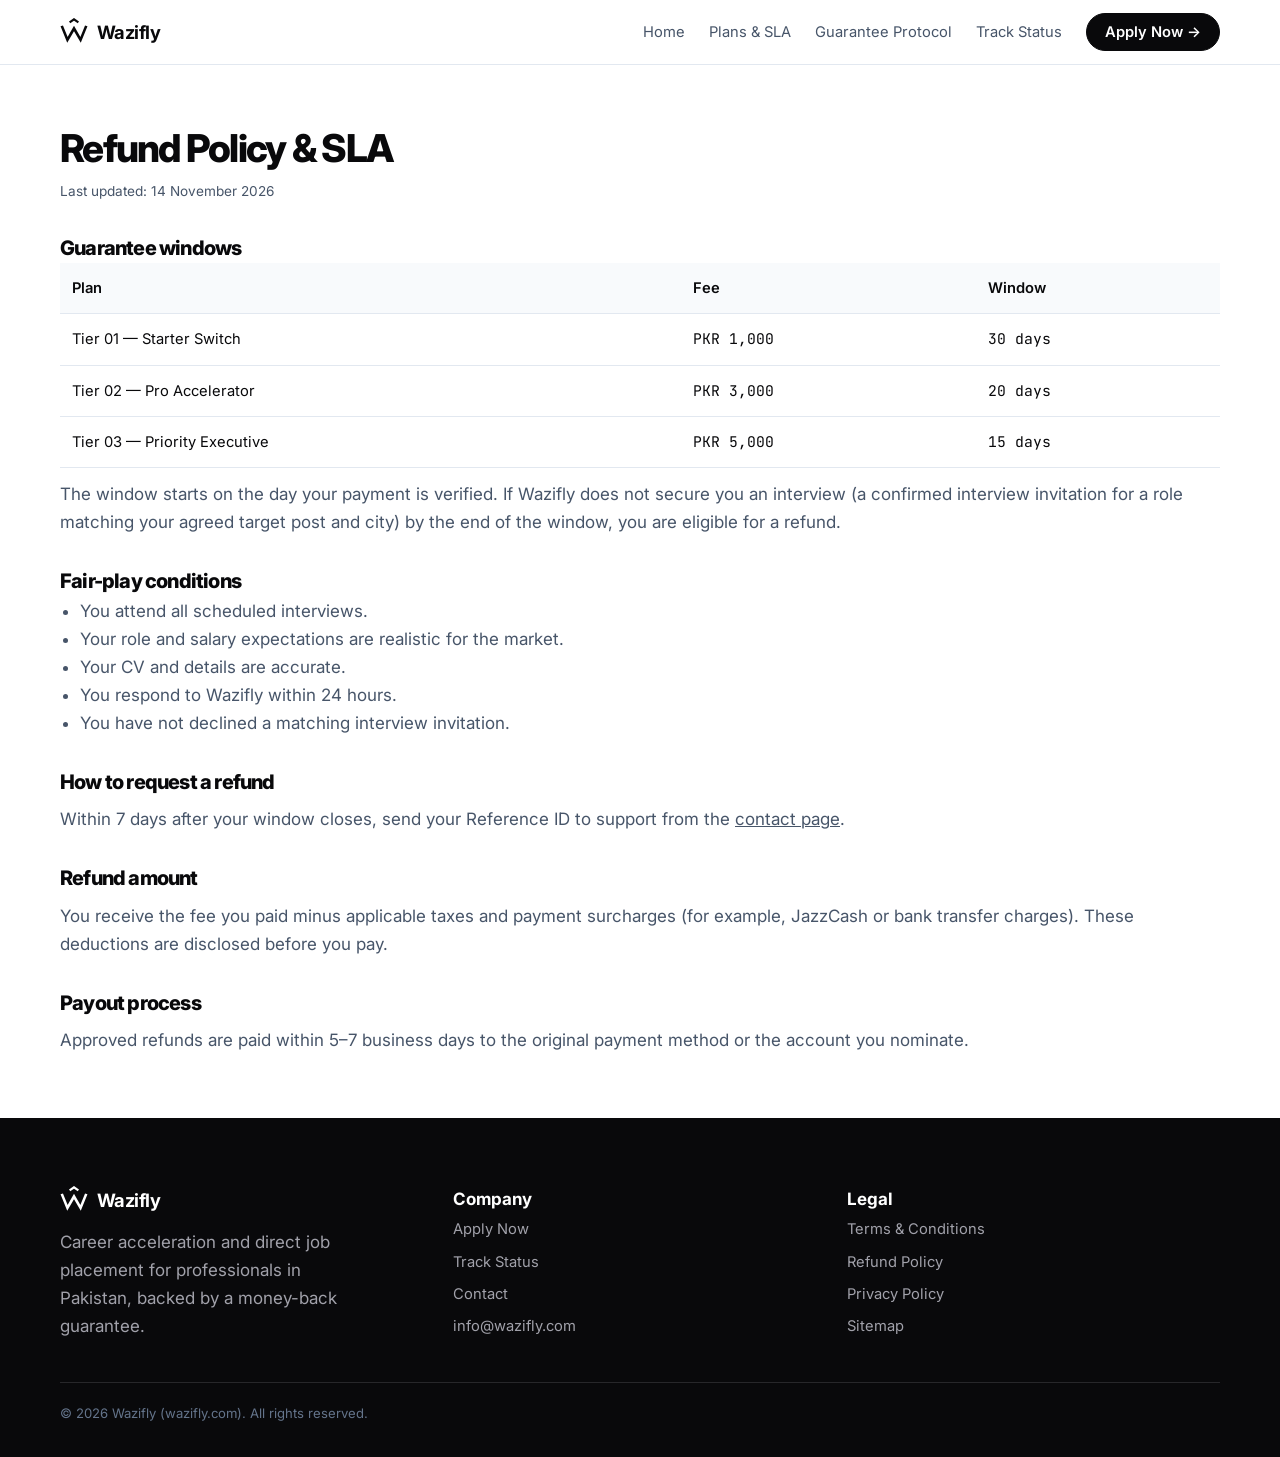
<file: refund-policy.html>
<!DOCTYPE html>
<html lang="en"><head><meta charset="utf-8"><meta name="viewport" content="width=device-width,initial-scale=1">
<title>Refund Policy &amp; SLA — Wazifly</title><meta name="description" content="Wazifly interview guarantee and refund rules for 15, 20 and 30 day plans.">
<link rel="canonical" href="https://wazifly.com/refund-policy"><link rel="manifest" href="manifest.json"><meta name="theme-color" content="#09090B">
<link href="https://fonts.googleapis.com/css2?family=Inter:wght@400;500;600;700&family=JetBrains+Mono:wght@500;700&display=swap" rel="stylesheet">
<link rel="stylesheet" href="styles.css"><link rel="icon" href="/favicon.ico" sizes="48x48"><link rel="icon" href="/favicon.svg" type="image/svg+xml"><link rel="icon" type="image/png" sizes="96x96" href="/favicon-96.png"><link rel="apple-touch-icon" href="/apple-touch-icon.png"><meta property="og:type" content="website"><meta property="og:site_name" content="Wazifly"><meta property="og:title" content="Refund Policy &amp; SLA — Wazifly"><meta property="og:description" content="Wazifly interview guarantee and refund rules for 15, 20 and 30 day plans."><meta property="og:url" content="https://wazifly.com/refund-policy"><meta property="og:image" content="https://wazifly.com/og-image.png"><meta name="twitter:card" content="summary_large_image"></head><body>
<div id="site-header"></div>
<main class="legal wrap"><h1 style="font-size:2.4rem">Refund Policy &amp; SLA</h1><p class="mute">Last updated: 14 November 2026</p>

<h2>Guarantee windows</h2><div class="tw"><table><thead><tr><th>Plan</th><th>Fee</th><th>Window</th></tr></thead><tbody><tr><td>Tier 01 — Starter Switch</td><td class="mono">PKR 1,000</td><td class="mono">30 days</td></tr><tr><td>Tier 02 — Pro Accelerator</td><td class="mono">PKR 3,000</td><td class="mono">20 days</td></tr><tr><td>Tier 03 — Priority Executive</td><td class="mono">PKR 5,000</td><td class="mono">15 days</td></tr></tbody></table></div>
<p>The window starts on the day your payment is verified. If Wazifly does not secure you an interview (a confirmed interview invitation for a role matching your agreed target post and city) by the end of the window, you are eligible for a refund.</p>
<h2>Fair-play conditions</h2><ul><li>You attend all scheduled interviews.</li><li>Your role and salary expectations are realistic for the market.</li><li>Your CV and details are accurate.</li><li>You respond to Wazifly within 24 hours.</li><li>You have not declined a matching interview invitation.</li></ul>
<h2>How to request a refund</h2><p>Within 7 days after your window closes, send your Reference ID to support from the <a href="contact.html">contact page</a>.</p>
<h2>Refund amount</h2><p>You receive the fee you paid minus applicable taxes and payment surcharges (for example, JazzCash or bank transfer charges). These deductions are disclosed before you pay.</p><h2>Payout process</h2><p>Approved refunds are paid within 5–7 business days to the original payment method or the account you nominate.</p>
</main>
<div id="site-footer"></div><script src="app.js"></script></body></html>
</file>
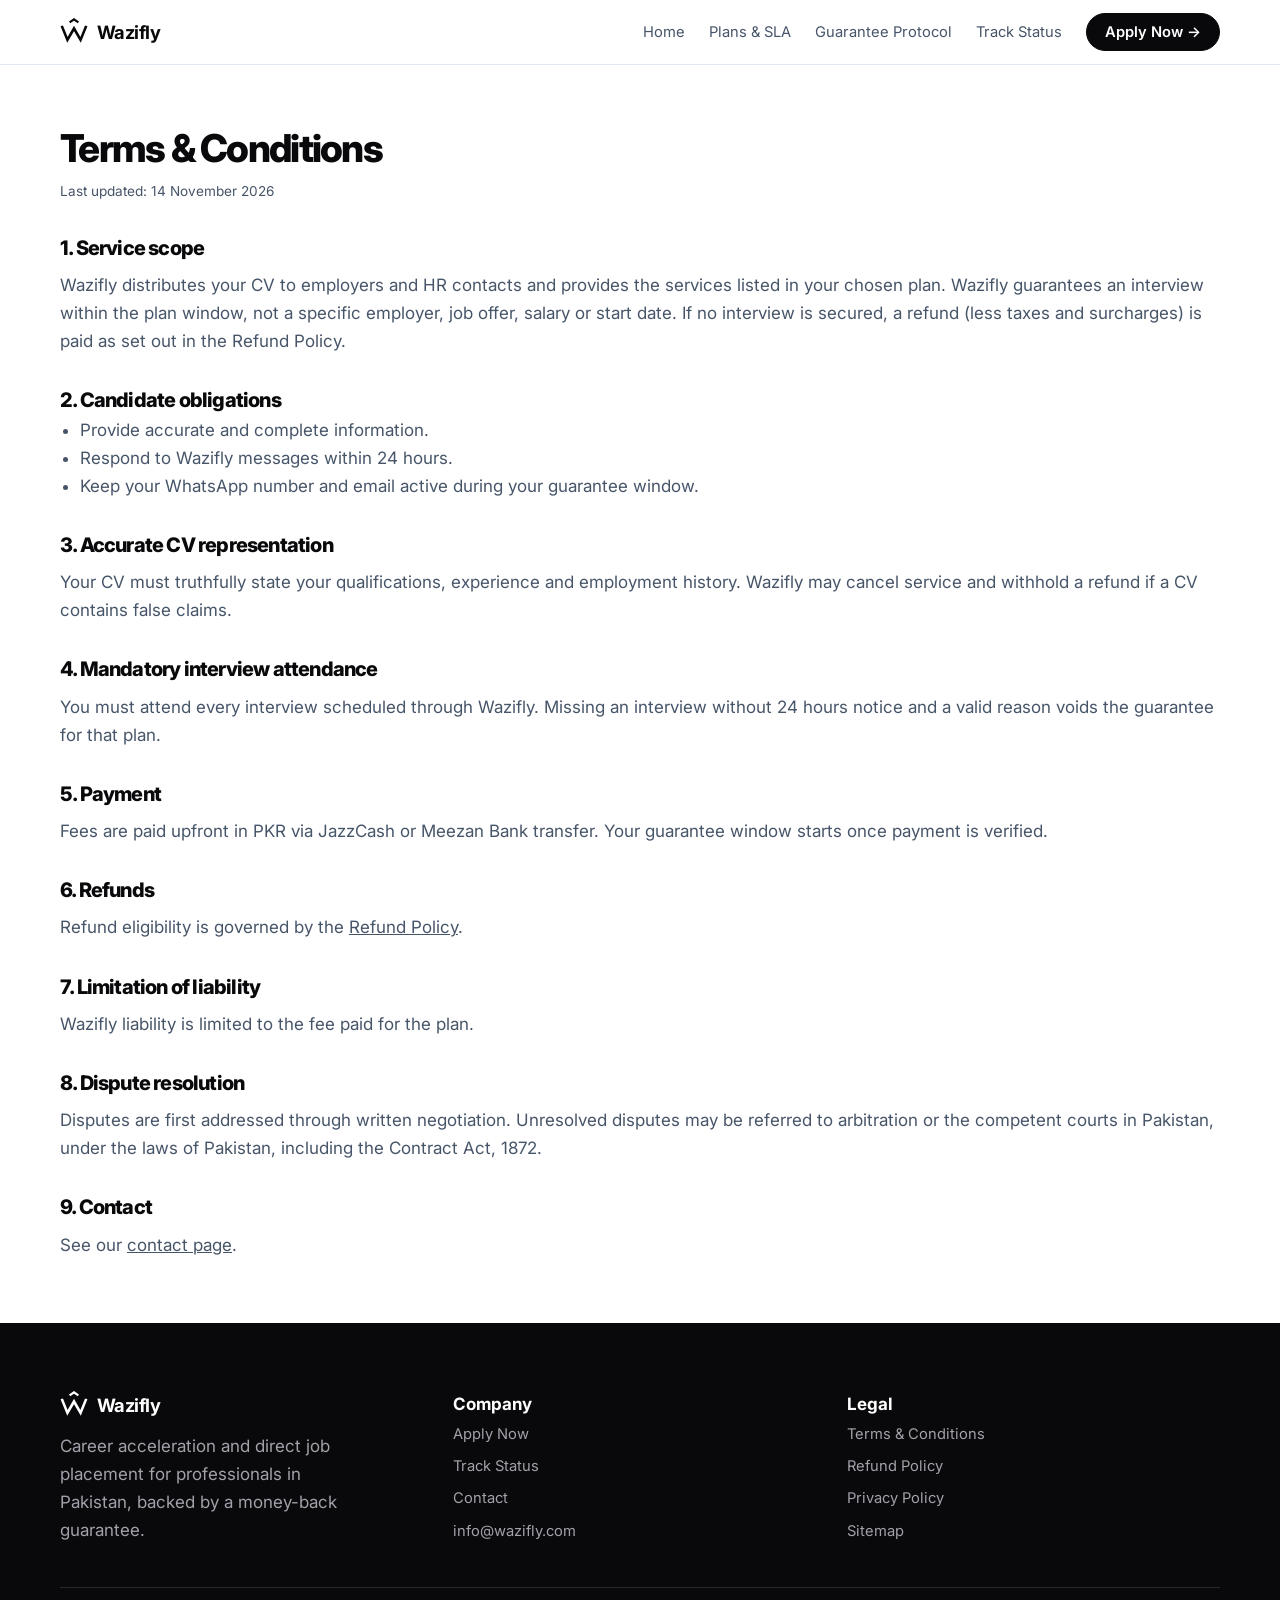
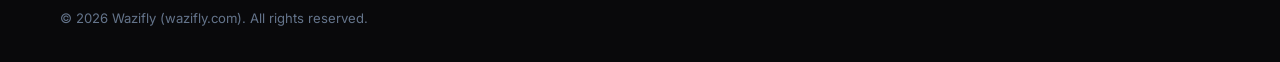
<file: terms.html>
<!DOCTYPE html>
<html lang="en"><head><meta charset="utf-8"><meta name="viewport" content="width=device-width,initial-scale=1">
<title>Terms &amp; Conditions — Wazifly</title><meta name="description" content="Terms governing use of Wazifly placement services.">
<link rel="canonical" href="https://wazifly.com/terms"><link rel="manifest" href="manifest.json"><meta name="theme-color" content="#09090B">
<link href="https://fonts.googleapis.com/css2?family=Inter:wght@400;500;600;700&family=JetBrains+Mono:wght@500;700&display=swap" rel="stylesheet">
<link rel="stylesheet" href="styles.css"><link rel="icon" href="/favicon.ico" sizes="48x48"><link rel="icon" href="/favicon.svg" type="image/svg+xml"><link rel="icon" type="image/png" sizes="96x96" href="/favicon-96.png"><link rel="apple-touch-icon" href="/apple-touch-icon.png"><meta property="og:type" content="website"><meta property="og:site_name" content="Wazifly"><meta property="og:title" content="Terms &amp; Conditions — Wazifly"><meta property="og:description" content="Terms governing use of Wazifly placement services."><meta property="og:url" content="https://wazifly.com/terms"><meta property="og:image" content="https://wazifly.com/og-image.png"><meta name="twitter:card" content="summary_large_image"></head><body>
<div id="site-header"></div>
<main class="legal wrap"><h1 style="font-size:2.4rem">Terms &amp; Conditions</h1><p class="mute">Last updated: 14 November 2026</p>

<h2>1. Service scope</h2><p>Wazifly distributes your CV to employers and HR contacts and provides the services listed in your chosen plan. Wazifly guarantees an interview within the plan window, not a specific employer, job offer, salary or start date. If no interview is secured, a refund (less taxes and surcharges) is paid as set out in the Refund Policy.</p>
<h2>2. Candidate obligations</h2><ul><li>Provide accurate and complete information.</li><li>Respond to Wazifly messages within 24 hours.</li><li>Keep your WhatsApp number and email active during your guarantee window.</li></ul>
<h2>3. Accurate CV representation</h2><p>Your CV must truthfully state your qualifications, experience and employment history. Wazifly may cancel service and withhold a refund if a CV contains false claims.</p>
<h2>4. Mandatory interview attendance</h2><p>You must attend every interview scheduled through Wazifly. Missing an interview without 24 hours notice and a valid reason voids the guarantee for that plan.</p>
<h2>5. Payment</h2><p>Fees are paid upfront in PKR via JazzCash or Meezan Bank transfer. Your guarantee window starts once payment is verified.</p>
<h2>6. Refunds</h2><p>Refund eligibility is governed by the <a href="refund-policy.html">Refund Policy</a>.</p>
<h2>7. Limitation of liability</h2><p>Wazifly liability is limited to the fee paid for the plan.</p>
<h2>8. Dispute resolution</h2><p>Disputes are first addressed through written negotiation. Unresolved disputes may be referred to arbitration or the competent courts in Pakistan, under the laws of Pakistan, including the Contract Act, 1872.</p>
<h2>9. Contact</h2><p>See our <a href="contact.html">contact page</a>.</p>
</main>
<div id="site-footer"></div><script src="app.js"></script></body></html>
</file>
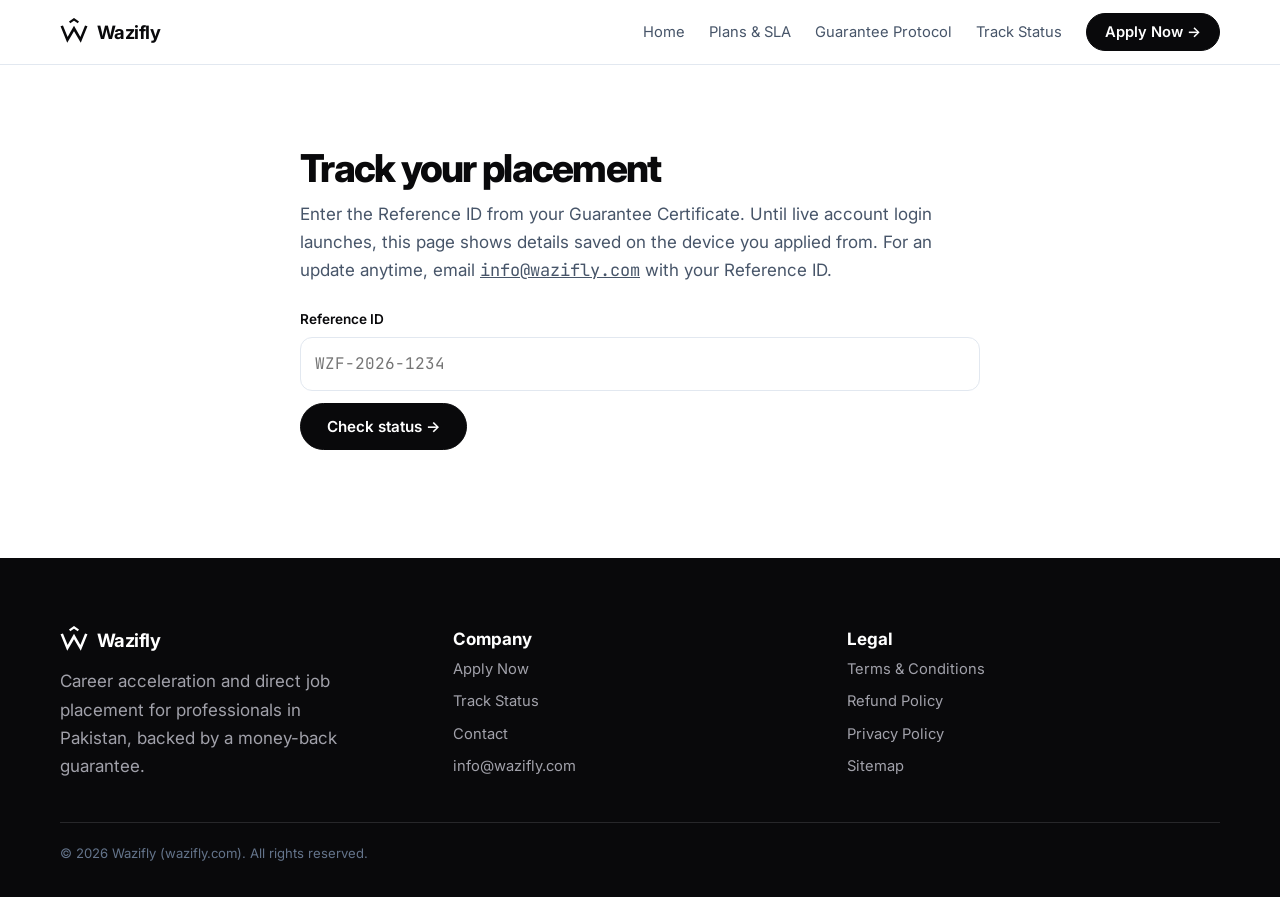
<file: track.html>
<!DOCTYPE html>
<html lang="en"><head><meta charset="utf-8"><meta name="viewport" content="width=device-width,initial-scale=1">
<title>Track Status — Wazifly</title><meta name="description" content="Check your Wazifly SLA countdown, progress timeline and refund protection status.">
<link rel="canonical" href="https://wazifly.com/track"><link rel="manifest" href="manifest.json"><meta name="theme-color" content="#09090B">
<link href="https://fonts.googleapis.com/css2?family=Inter:wght@400;500;600;700&family=JetBrains+Mono:wght@500;700&display=swap" rel="stylesheet">
<link rel="stylesheet" href="styles.css"><link rel="icon" href="/favicon.ico" sizes="48x48"><link rel="icon" href="/favicon.svg" type="image/svg+xml"><link rel="icon" type="image/png" sizes="96x96" href="/favicon-96.png"><link rel="apple-touch-icon" href="/apple-touch-icon.png"><meta property="og:type" content="website"><meta property="og:site_name" content="Wazifly"><meta property="og:title" content="Track Status — Wazifly"><meta property="og:description" content="Check your Wazifly SLA countdown, progress timeline and refund protection status."><meta property="og:url" content="https://wazifly.com/track"><meta property="og:image" content="https://wazifly.com/og-image.png"><meta name="twitter:card" content="summary_large_image"></head><body>
<div id="site-header"></div>
<main><section><div class="wrap" style="max-width:720px"><h1 style="font-size:2.4rem">Track your placement</h1>
<p class="sub">Enter the Reference ID from your Guarantee Certificate. Until live account login launches, this page shows details saved on the device you applied from. For an update anytime, email <a class="mono" href="mailto:info@wazifly.com">info@wazifly.com</a> with your Reference ID.</p>
<form id="trackForm" style="margin:24px 0"><label for="refId">Reference ID</label><input id="refId" class="mono" placeholder="WZF-2026-1234" required><p><button class="btn" type="submit">Check status</button></p></form>
<div id="trackOut"></div></div></section></main>
<div id="site-footer"></div><script src="app.js"></script></body></html>
</file>
<file: styles.css>
:root{--bg:#FFFFFF;--alt:#F8FAFC;--ink:#09090B;--sub:#475569;--mute:#64748B;--line:#E2E8F0;--dl:#27272A;--r:6px;--mono:'JetBrains Mono',ui-monospace,monospace}
*{box-sizing:border-box;margin:0}
html{scroll-behavior:smooth;scroll-padding-top:72px}
body{font:16px/1.65 Inter,system-ui,sans-serif;color:var(--ink);background:var(--bg);-webkit-font-smoothing:antialiased}
h1,h2,h3{letter-spacing:-.025em;line-height:1.12}
h1{font-size:clamp(2.2rem,5vw,3.9rem)}h2{font-size:clamp(1.6rem,3vw,2.3rem)}h3{font-size:1.15rem}
a{color:inherit}p{margin-top:12px}
.mono{font-family:var(--mono)}
.wrap{max-width:1120px;margin:auto;padding:0 20px}
section{padding:84px 0}.alt{background:var(--alt)}
.dark{background:var(--ink);color:#fff}.dark p,.dark li{color:#A1A1AA}
.sub{color:var(--sub)}.mute{color:var(--mute);font-size:.85rem}
.nav{position:sticky;top:0;background:rgba(255,255,255,.94);backdrop-filter:blur(8px);border-bottom:1px solid var(--line);z-index:50}
.nav .wrap{display:flex;align-items:center;justify-content:space-between;height:64px}
.logo{display:flex;gap:9px;align-items:center;font-weight:700;font-size:1.15rem;letter-spacing:-.03em;text-decoration:none}
.logo svg{width:28px;height:28px}
.links{display:flex;gap:24px;align-items:center}
.links a{text-decoration:none;color:var(--sub);font-size:.92rem}.links a:hover{color:var(--ink)}
.btn{display:inline-block;background:var(--ink);color:#fff!important;padding:11px 20px;border-radius:var(--r);border:1px solid var(--ink);font:600 .95rem Inter,sans-serif;cursor:pointer;text-decoration:none;transition:background .2s}
.btn:hover{background:#1E293B}
.btn.o{background:#fff;color:var(--ink)!important;border-color:var(--line)}.btn.o:hover{background:var(--alt)}
.dark .btn{background:#fff;color:var(--ink)!important;border-color:#fff}
.burger{display:none;background:0;border:1px solid var(--line);border-radius:var(--r);padding:8px 12px;cursor:pointer;font-size:1rem}
@media(max-width:860px){.burger{display:block}.links{position:fixed;left:0;right:0;top:64px;background:#fff;flex-direction:column;align-items:flex-start;padding:22px 20px;border-bottom:1px solid var(--line);transform:translateY(-140%);transition:transform .3s;z-index:-1}.links.open{transform:none}}
.grid{display:grid;gap:20px}.g3{grid-template-columns:repeat(3,1fr)}.g2{grid-template-columns:1fr 1fr}.g4{grid-template-columns:repeat(4,1fr)}
@media(max-width:860px){.g3,.g2,.g4{grid-template-columns:1fr}}
.card{border:1px solid var(--line);border-radius:10px;padding:28px;background:#fff;position:relative}
.card.hl{border:2px solid var(--ink)}
.dark .card{background:transparent;border-color:var(--dl)}
.badge{position:absolute;top:-11px;left:24px;background:var(--ink);color:#fff;font:600 .68rem var(--mono);padding:3px 10px;border-radius:4px;letter-spacing:.05em}
.price{font:700 2rem var(--mono);margin:10px 0 2px}
.metrics{display:flex;gap:36px;flex-wrap:wrap;margin-top:36px;padding-top:24px;border-top:1px solid var(--line)}
.metrics b{display:block;font:700 1.3rem var(--mono)}.metrics span{color:var(--mute);font-size:.85rem}
.hero{display:grid;grid-template-columns:1.2fr .8fr;gap:48px;align-items:center}
@media(max-width:860px){.hero{grid-template-columns:1fr}}
ul.chk{list-style:none;padding:0;margin:16px 0}
ul.chk li{padding:6px 0 6px 24px;position:relative;color:var(--sub);font-size:.93rem}
ul.chk li:before{content:"✓";position:absolute;left:0;color:var(--ink);font-weight:700}
.dark ul.chk li:before{color:#fff}
.tw{overflow-x:auto}
table{width:100%;border-collapse:collapse;font-size:.92rem;min-width:560px}
th,td{border-bottom:1px solid var(--line);padding:13px 12px;text-align:left}th{font-weight:600;background:var(--alt)}
details{border-bottom:1px solid var(--line);padding:18px 0}
summary{cursor:pointer;font-weight:600;list-style:none;display:flex;justify-content:space-between;gap:16px}
summary::-webkit-details-marker{display:none}
summary:after{content:"+";font:400 1.4rem var(--mono);transition:transform .25s}
details[open] summary:after{transform:rotate(45deg)}
details p{color:var(--sub)}
input,select,textarea{width:100%;padding:11px 12px;border:1px solid var(--line);border-radius:var(--r);font:inherit;background:#fff;color:var(--ink)}
input:focus,select:focus,textarea:focus,button:focus-visible,a:focus-visible,summary:focus-visible{outline:2px solid var(--ink);outline-offset:2px}
label{display:block;font-size:.85rem;font-weight:600;margin:14px 0 6px}
.err{color:#B91C1C;font-size:.82rem;min-height:1.2em;margin-top:6px}
.step{display:none}.step.on{display:block}
.opt{display:flex;gap:12px;align-items:flex-start;border:1px solid var(--line);border-radius:var(--r);padding:14px;margin-top:10px;cursor:pointer;font-weight:400}
.opt input{width:auto;margin-top:5px}.opt:has(input:checked){border:2px solid var(--ink);padding:13px}
.pay{display:none;border:1px dashed var(--mute);border-radius:var(--r);padding:16px;margin-top:14px;background:var(--alt);font-size:.92rem}.pay.on{display:block}
.tabs{display:flex;gap:8px;margin-bottom:24px}
.tabs button{padding:10px 18px;border:1px solid var(--line);background:#fff;border-radius:var(--r);font:600 .92rem Inter;cursor:pointer}
.tabs button.on{background:var(--ink);color:#fff;border-color:var(--ink)}
.panel{display:none}.panel.on{display:block}
.tl{list-style:none;padding:0;border-left:1px solid var(--line);margin:18px 0 0 6px}
.tl li{padding:0 0 16px 20px;position:relative;font-size:.92rem}
.tl li:before{content:"";position:absolute;left:-5px;top:7px;width:9px;height:9px;border-radius:50%;background:#fff;border:2px solid var(--mute)}
.tl li.done:before{background:var(--ink);border-color:var(--ink)}.tl li:not(.done){color:var(--mute)}
.cert{border:2px solid var(--ink);padding:36px;background:#fff;margin-top:24px}
.cert dl{display:grid;grid-template-columns:150px 1fr;gap:8px 16px;margin-top:20px;font-size:.92rem}.cert dt{color:var(--mute)}
.pill{display:inline-block;border:1px solid var(--line);border-radius:99px;padding:3px 12px;font:600 .78rem var(--mono)}
footer{background:var(--ink);color:#fff;padding:64px 0 32px;border-top:1px solid var(--dl)}
footer a{color:#A1A1AA;text-decoration:none;display:block;padding:4px 0;font-size:.92rem}footer a:hover{color:#fff}
footer .bar{border-top:1px solid var(--dl);margin-top:40px;padding-top:20px;color:#64748B;font-size:.82rem}
.legal{max-width:760px;padding:64px 20px}.legal h2{font-size:1.25rem;margin:34px 0 4px}.legal p,.legal li{color:var(--sub)}.legal ul{padding-left:20px}
.center{text-align:center;padding:140px 20px}
@media print{body *{visibility:hidden}#cert,#cert *{visibility:visible}#cert{position:absolute;left:0;top:0;width:100%;margin:0}.noprint{display:none!important}}
@media(prefers-reduced-motion:reduce){*{transition:none!important;scroll-behavior:auto}}

/* ===== Accent colours: Olive Green (trust / guarantee) + Burgundy (deadlines) ===== */
:root{--olive:#556B2F;--olive-d:#3F5222;--olive-l:#A3B66B;--olive-t:#F1F4E8;--burg:#800020;--burg-t:#FBF0F2}
.dl{color:var(--burg)!important}.ok{color:var(--olive)!important}
.btn:hover{background:var(--olive-d);border-color:var(--olive-d)}
.btn.o:hover{background:var(--olive-t);border-color:var(--olive)}
.dark .btn:hover{background:var(--olive-l);border-color:var(--olive-l)}
ul.chk li:before{color:var(--olive)}.dark ul.chk li:before{color:var(--olive-l)}
.card.hl{border-color:var(--olive)}
.badge.olive{background:var(--olive)}.badge.burg{background:var(--burg)}
.dlcard{border-top:3px solid var(--burg);background:var(--burg-t)}.dlcard .price{color:var(--burg)}
.metrics{border-top-color:var(--olive)}.metrics b{color:var(--olive-d)}
#process .mono{color:var(--olive);font-weight:700}
th{background:var(--olive-t)}
section.dark{border-top:3px solid var(--olive)}
.tl li.done:before{background:var(--olive);border-color:var(--olive)}
.pill{background:var(--olive-t);border-color:var(--olive);color:var(--olive-d)}
.cert{border-color:var(--olive-d);border-top-width:6px}
.opt:has(input:checked){border-color:var(--olive);background:var(--olive-t)}
.err{color:var(--burg)}
.tabs button.on{background:var(--olive-d);border-color:var(--olive-d)}
footer{border-top:3px solid var(--olive)}
.links a:hover{color:var(--olive-d)}

/* ===== Gen-Z refresh: same palette, bolder type, softer shapes, motion ===== */
:root{--r:12px}
body{font-size:17px}
h1{font-weight:800;letter-spacing:-.045em;font-size:clamp(2.7rem,8vw,5.2rem);line-height:1.02}
h2{font-weight:800;letter-spacing:-.04em}
.btn{border-radius:999px;padding:13px 26px;transition:transform .2s,background .2s}.btn:hover{transform:translateY(-2px)}
.btn:not(.o):after{content:"  →"}.nav .btn{padding:9px 18px}
.card{border-radius:22px}
.card:hover{transform:translateY(-4px)!important;box-shadow:0 18px 40px -18px rgba(9,9,11,.28)}
.cert:hover{transform:none!important;box-shadow:none}
input,select,textarea{border-radius:12px;padding:13px 14px;font-size:16px}
.hero-sec{background-image:radial-gradient(#D7DEE8 1px,transparent 1px);background-size:22px 22px}
.chip{display:inline-flex;align-items:center;gap:9px;border:1px solid var(--olive);background:var(--olive-t);color:var(--olive-d);border-radius:99px;padding:5px 14px;font:600 .78rem var(--mono);margin-bottom:18px}
.chip:before{content:"";width:8px;height:8px;border-radius:50%;background:var(--olive);animation:pulse 1.8s infinite}
@keyframes pulse{0%{box-shadow:0 0 0 0 rgba(85,107,47,.5)}100%{box-shadow:0 0 0 10px rgba(85,107,47,0)}}
#process .mono{font-size:3rem;line-height:1;display:block;margin-bottom:14px;letter-spacing:-.05em}
.price{font-size:2.4rem}.badge{border-radius:99px;padding:4px 12px}.metrics b{font-size:1.45rem}
.rv{opacity:0;transform:translateY(18px);transition:opacity .6s,transform .6s}
.rv.in{opacity:1;transform:none;transition:opacity .6s,transform .25s,box-shadow .25s}
.prog{height:6px;background:var(--line);border-radius:9px;overflow:hidden;margin:10px 0 6px}
.prog i{display:block;height:100%;width:50%;background:var(--olive);transition:width .4s}
.sticky-cta{display:none}
@media(max-width:860px){.sticky-cta{display:block;position:fixed;left:16px;right:16px;bottom:calc(14px + env(safe-area-inset-bottom,0px));text-align:center;z-index:60;box-shadow:0 10px 30px -8px rgba(9,9,11,.5)}body{padding-bottom:84px}section{padding:56px 0}}
@media print{.sticky-cta{display:none!important}}

/* ===== Final: pure monochrome (olive & burgundy removed) + responsive polish ===== */
:root{--olive:#09090B;--olive-d:#09090B;--olive-l:#E4E4E7;--olive-t:#F8FAFC;--burg:#09090B;--burg-t:#F8FAFC}
.btn:hover{background:#1E293B;border-color:#1E293B}
.btn.o:hover{background:#F8FAFC;border-color:#09090B}
.dark .btn:hover{background:#E4E4E7;border-color:#E4E4E7}
.dl{font-weight:700}
.err{color:#B91C1C}
.chip:before{animation:pulse2 1.8s infinite}
@keyframes pulse2{0%{box-shadow:0 0 0 0 rgba(9,9,11,.45)}100%{box-shadow:0 0 0 10px rgba(9,9,11,0)}}
img,svg{max-width:100%}
@media(min-width:1200px){.wrap{max-width:1200px}}
@media(max-width:560px){
 .wrap{padding:0 16px}.cert{padding:22px}.cert dl{grid-template-columns:1fr;gap:2px 0}.cert dd{margin-bottom:10px}
 .metrics{gap:22px}.hero .btn{display:block;width:100%;text-align:center;margin-bottom:10px}
 .card{padding:22px}.tabs{flex-direction:column}.price{font-size:2rem}
}

/* ===== Persuasion layer (monochrome) ===== */
.hero h1{font-size:clamp(2.2rem,6vw,4.2rem)}
.chk.x li:before{content:"✕";color:var(--mute)}
.stat{font-size:1.3rem;font-weight:700;letter-spacing:-.02em;margin-top:40px;max-width:720px}
.finder{margin:32px 0 8px;background:#fff}.finder label{margin-top:0}
.finder #finderOut{margin-top:20px;padding-top:16px;border-top:1px solid var(--line)}
</file>
